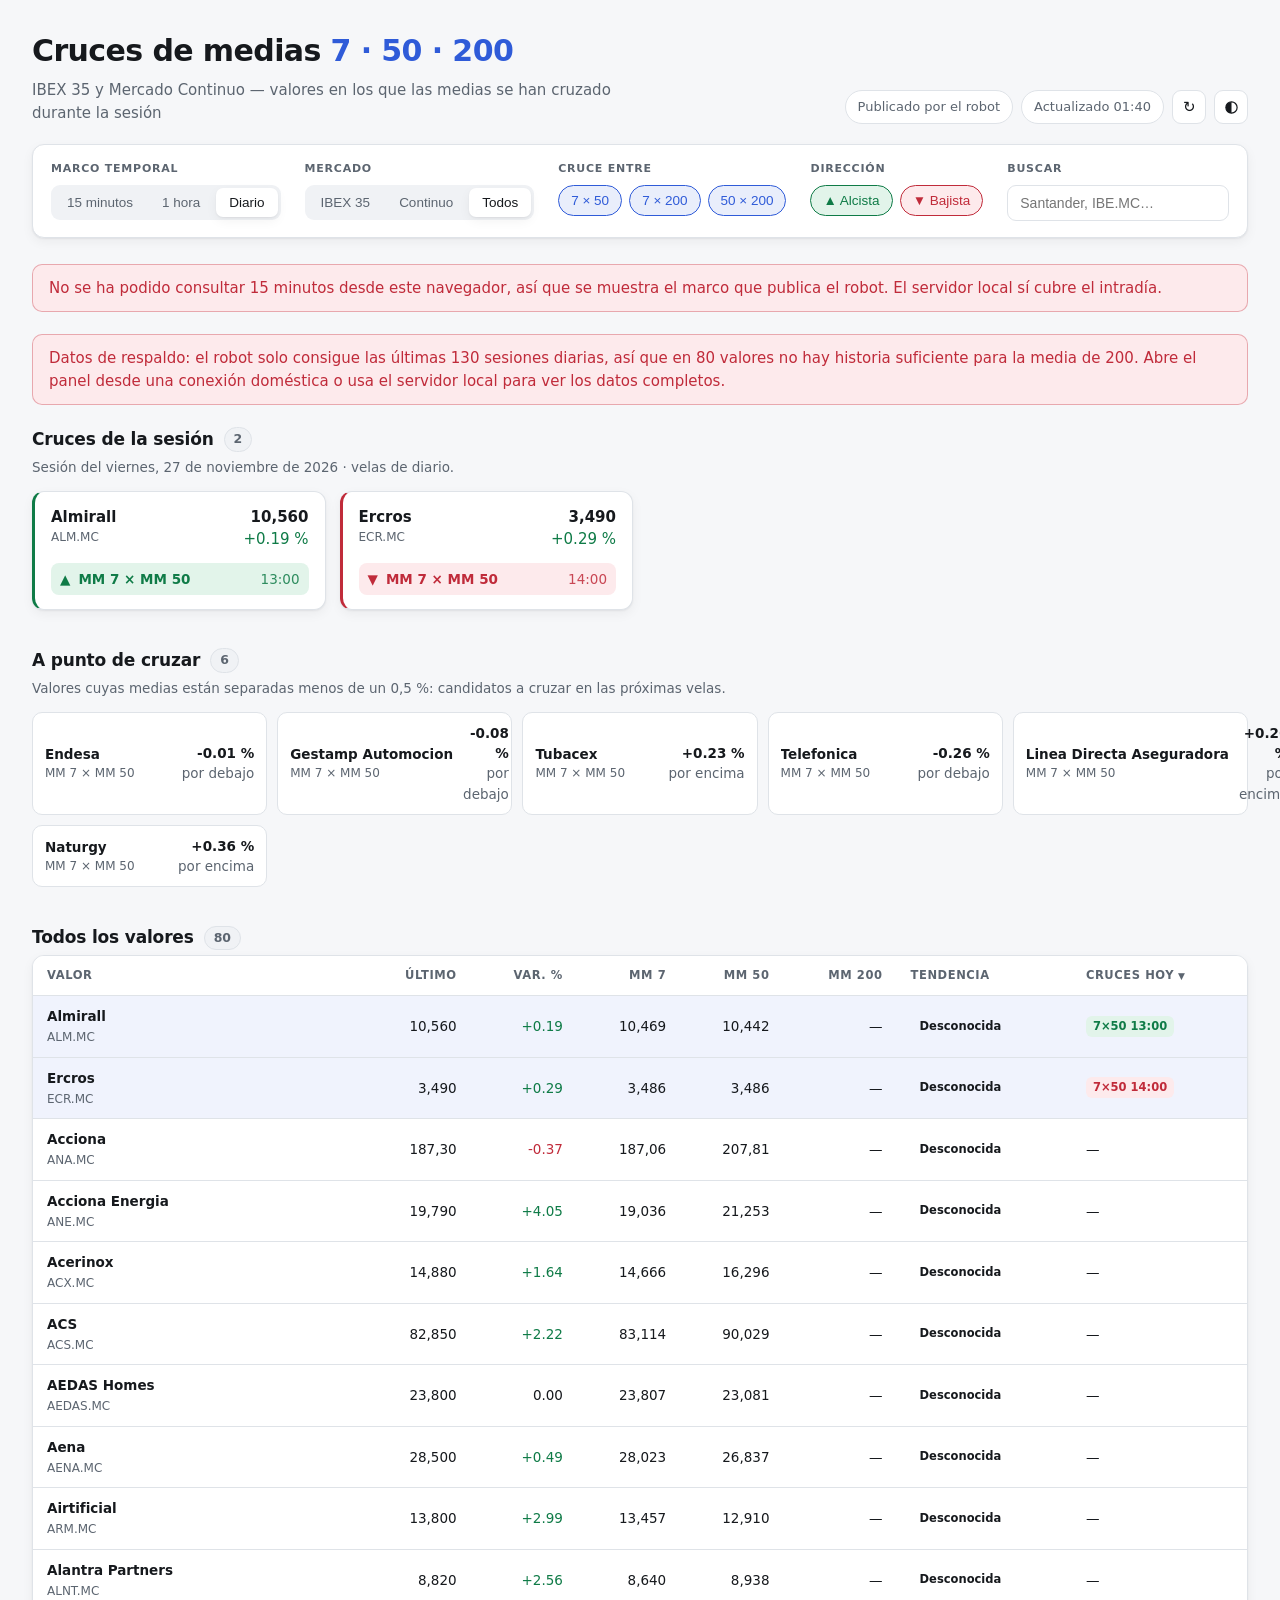
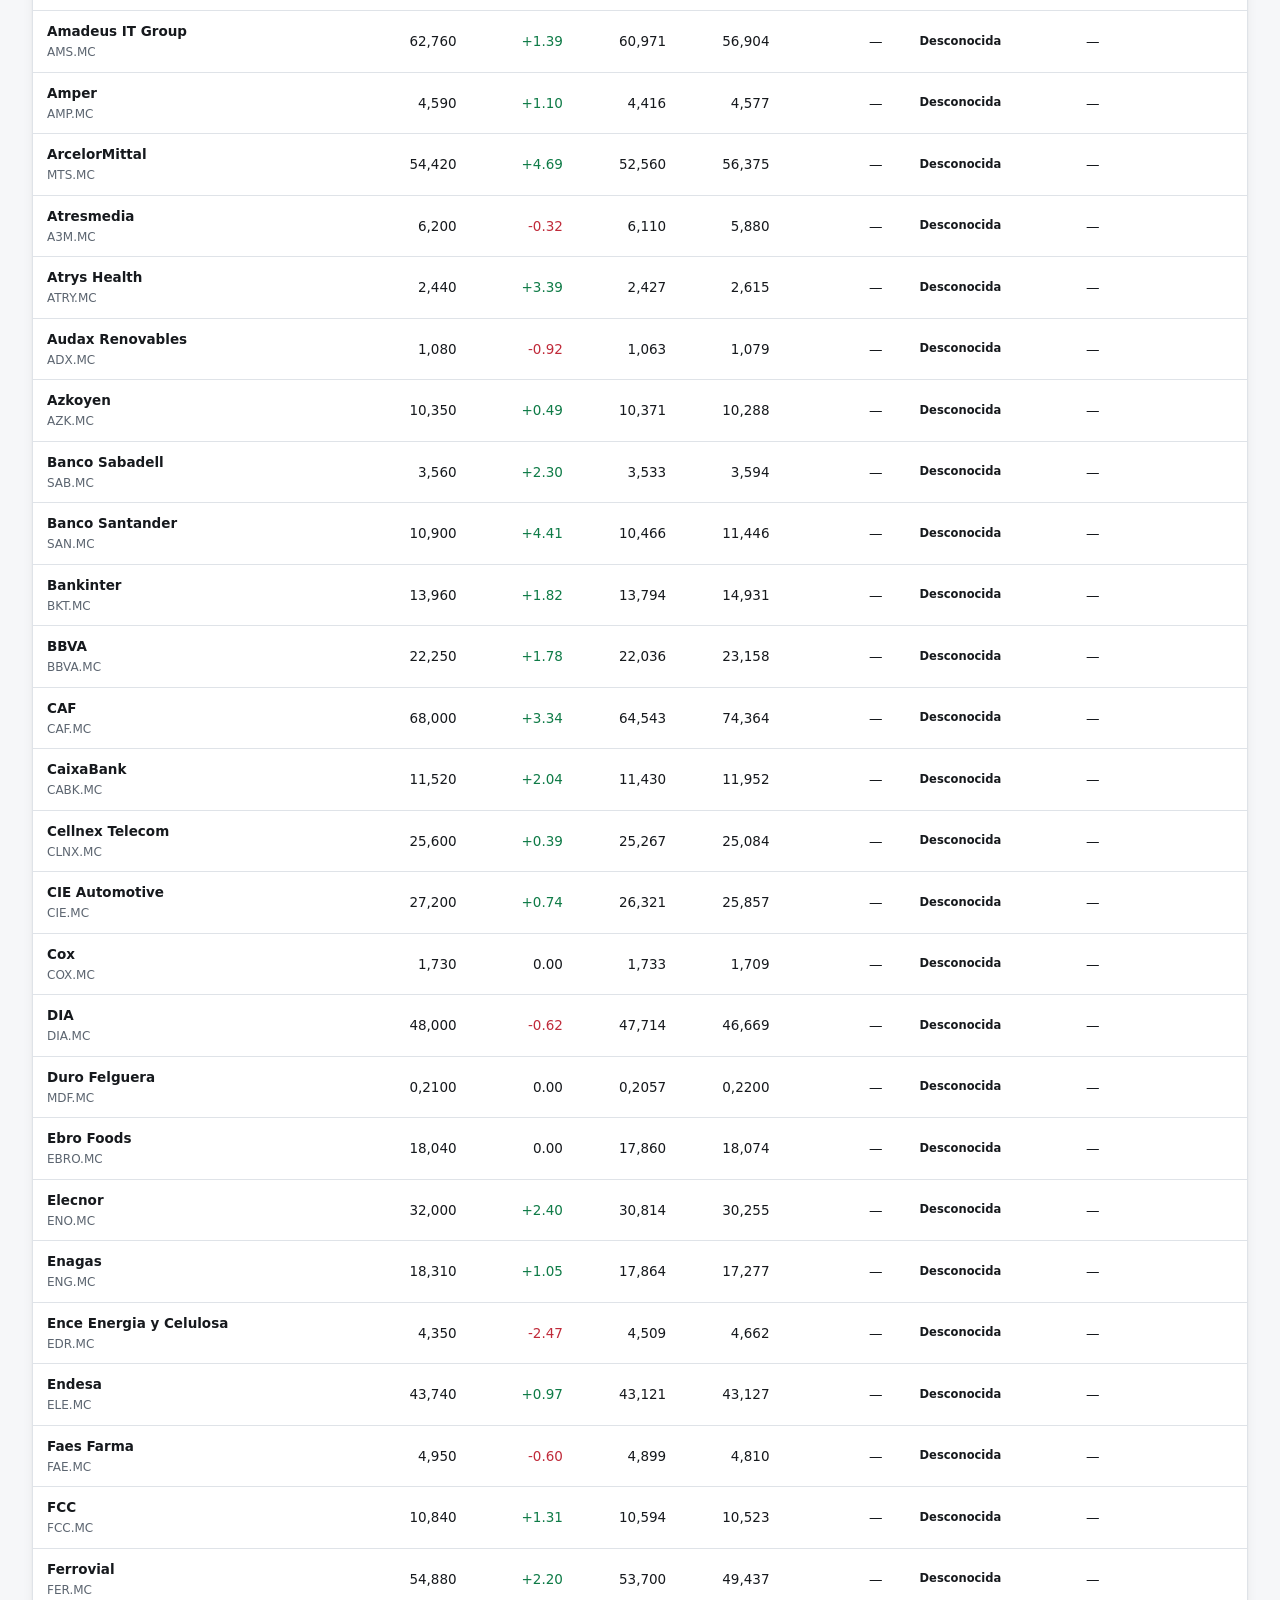
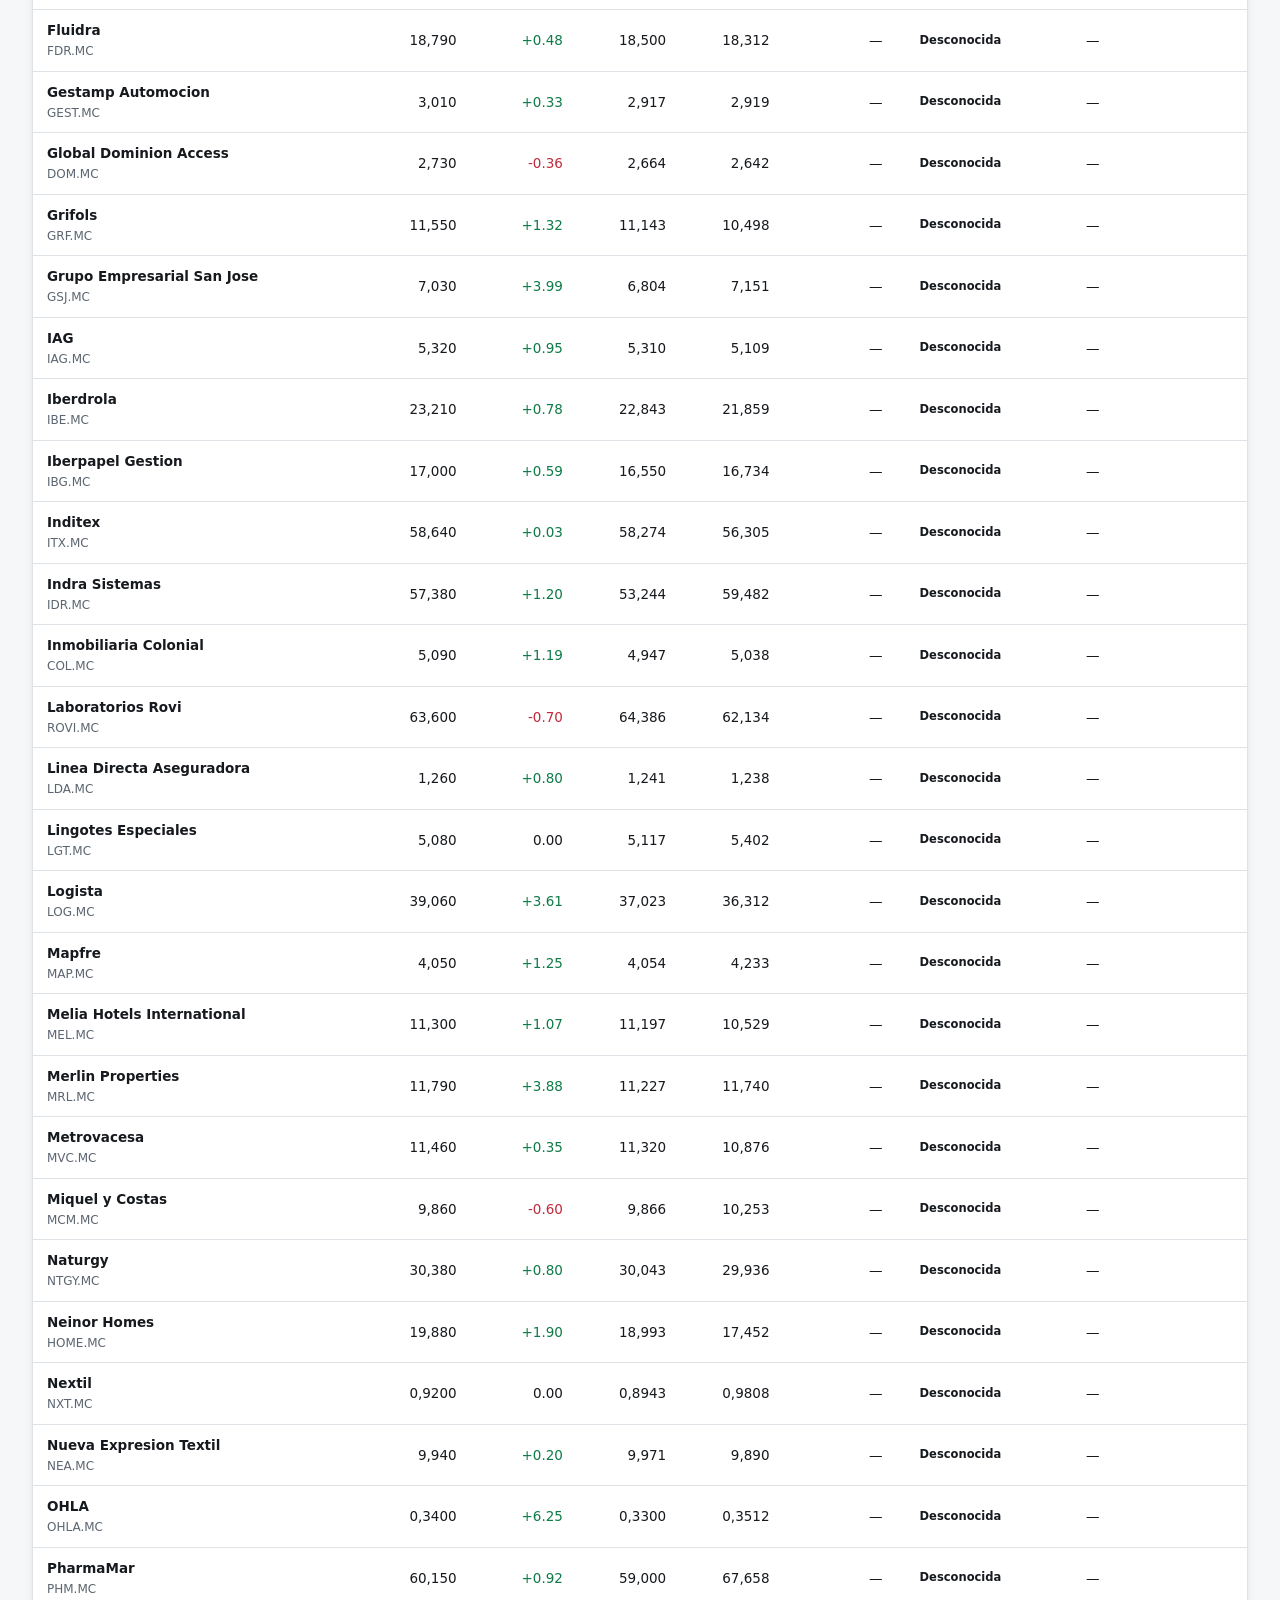
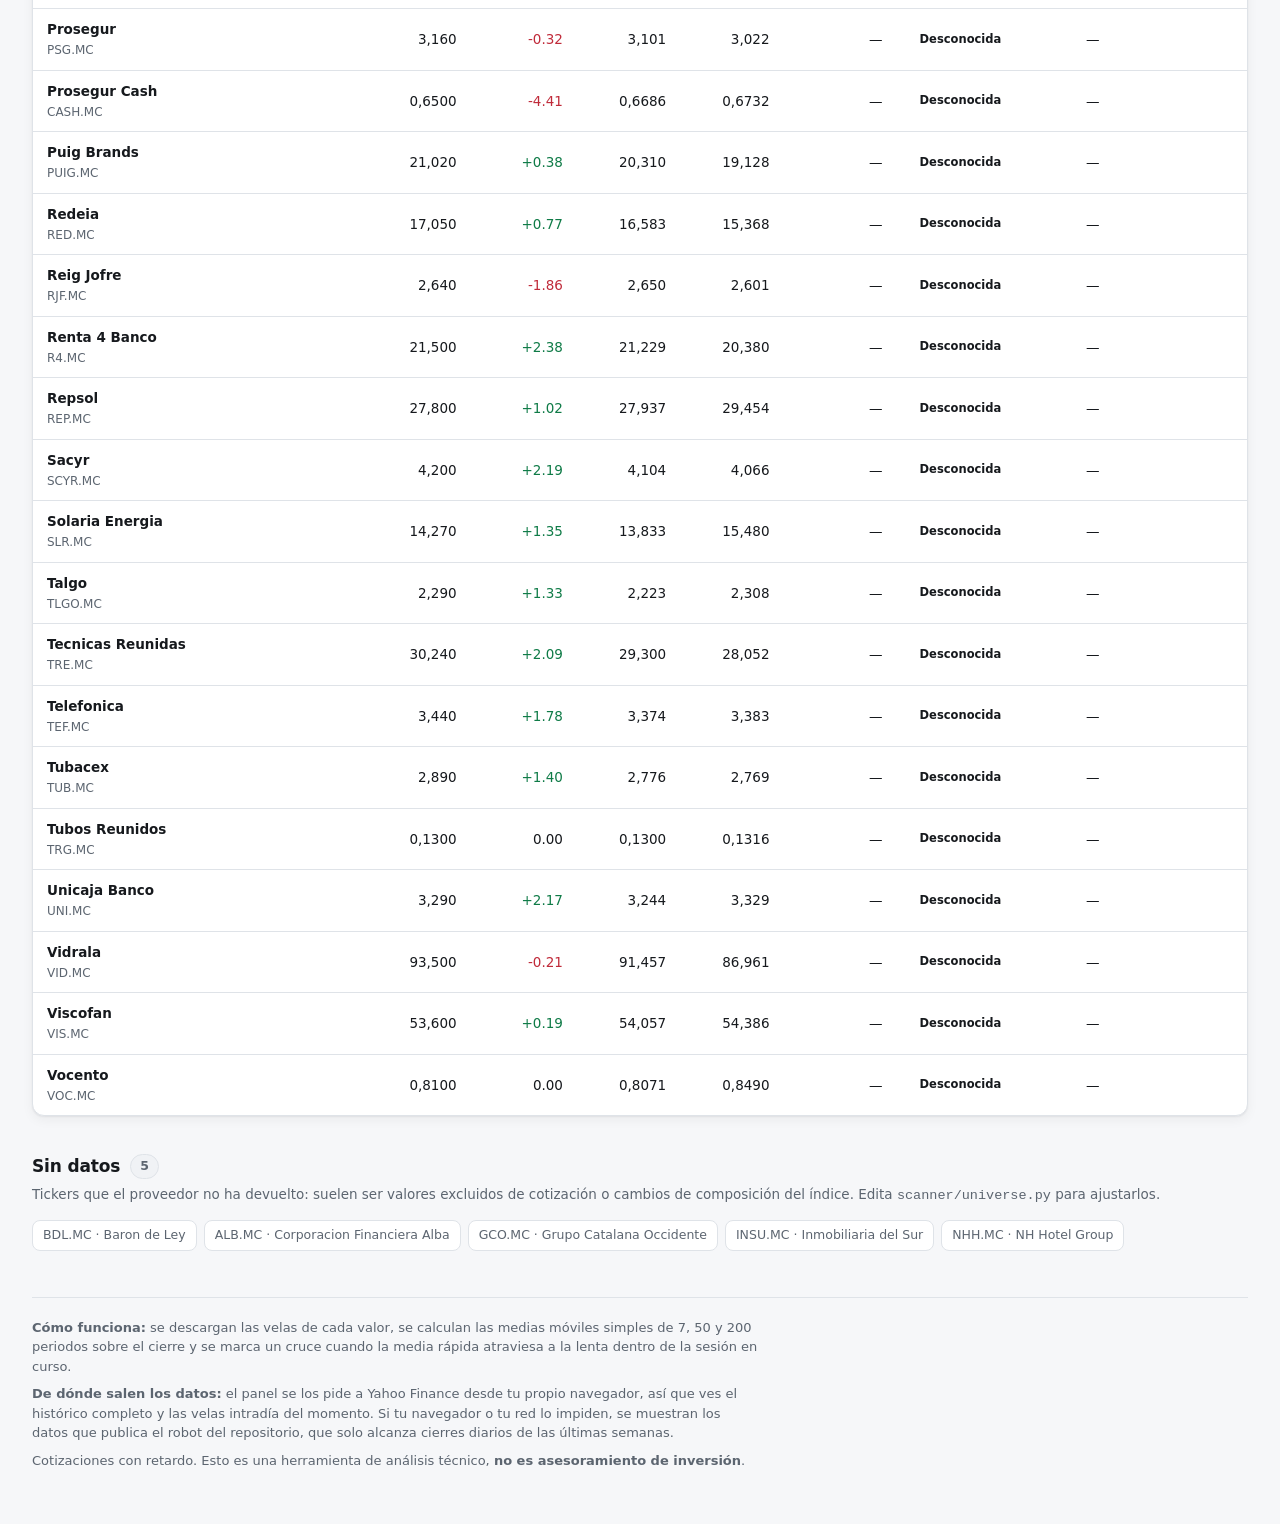
<file: index.html>
<!doctype html>
<html lang="es">
<head>
<meta charset="utf-8">
<meta name="viewport" content="width=device-width, initial-scale=1">
<title>Cruces de medias 7/50/200 · Bolsa española</title>
<!--
  El panel vive en docs/. Con GitHub Pages en modo "GitHub Actions" se publica
  esa carpeta como raíz del sitio y este fichero no llega a usarse; con el modo
  "Deploy from a branch" apuntando a la raíz, en cambio, GitHub serviría el
  README, así que esta redirección lleva al panel de todas formas.
-->
<meta http-equiv="refresh" content="0; url=docs/">
<link rel="canonical" href="docs/">
<style>
  body {
    margin: 0;
    min-height: 100vh;
    display: grid;
    place-items: center;
    background: #f6f7f9;
    color: #16191d;
    font: 16px/1.6 system-ui, -apple-system, "Segoe UI", Roboto, sans-serif;
    text-align: center;
    padding: 24px;
  }
  a { color: #2f5bd8; }
  @media (prefers-color-scheme: dark) {
    body { background: #0f1216; color: #e8ecf1; }
    a { color: #6f96ff; }
  }
</style>
</head>
<body>
  <div>
    <p>Abriendo el panel de cruces de medias…</p>
    <p><a href="docs/">Entrar al panel</a></p>
  </div>
  <script>location.replace("docs/");</script>
</body>
</html>
</file>
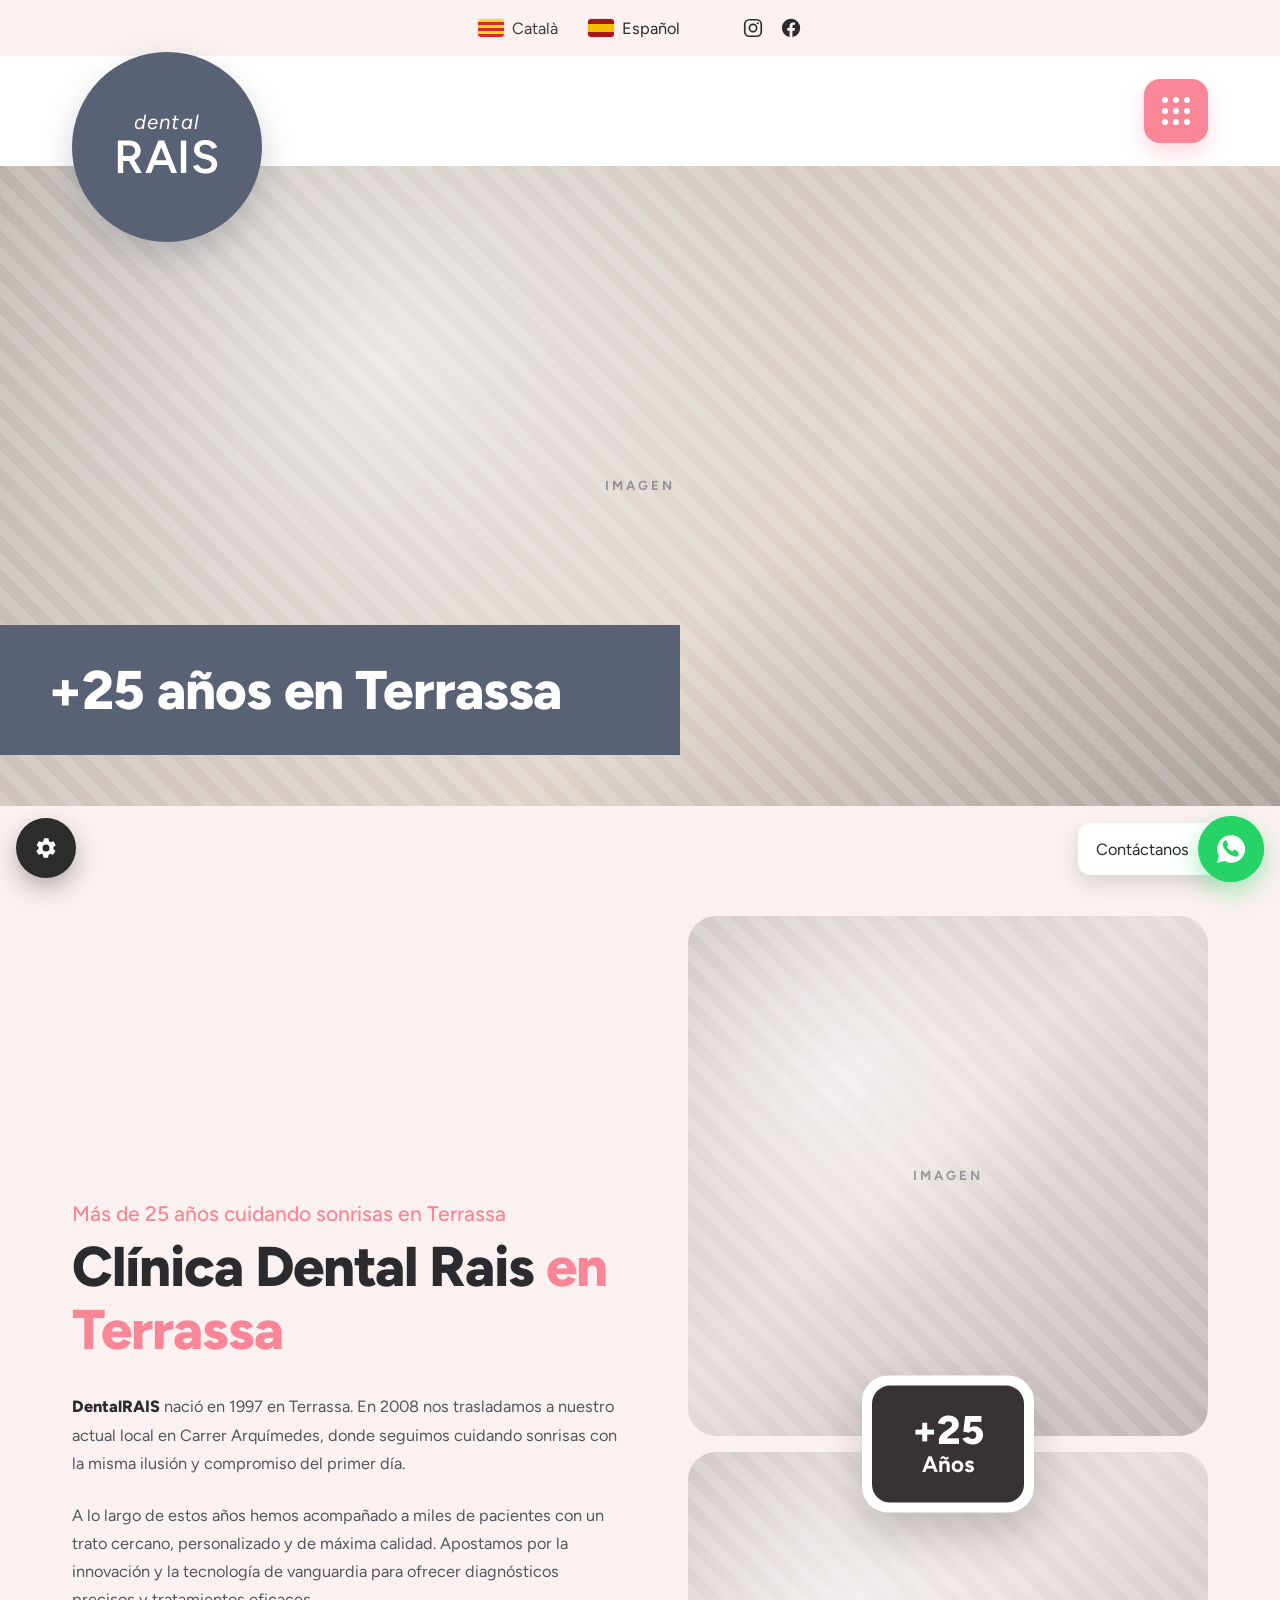
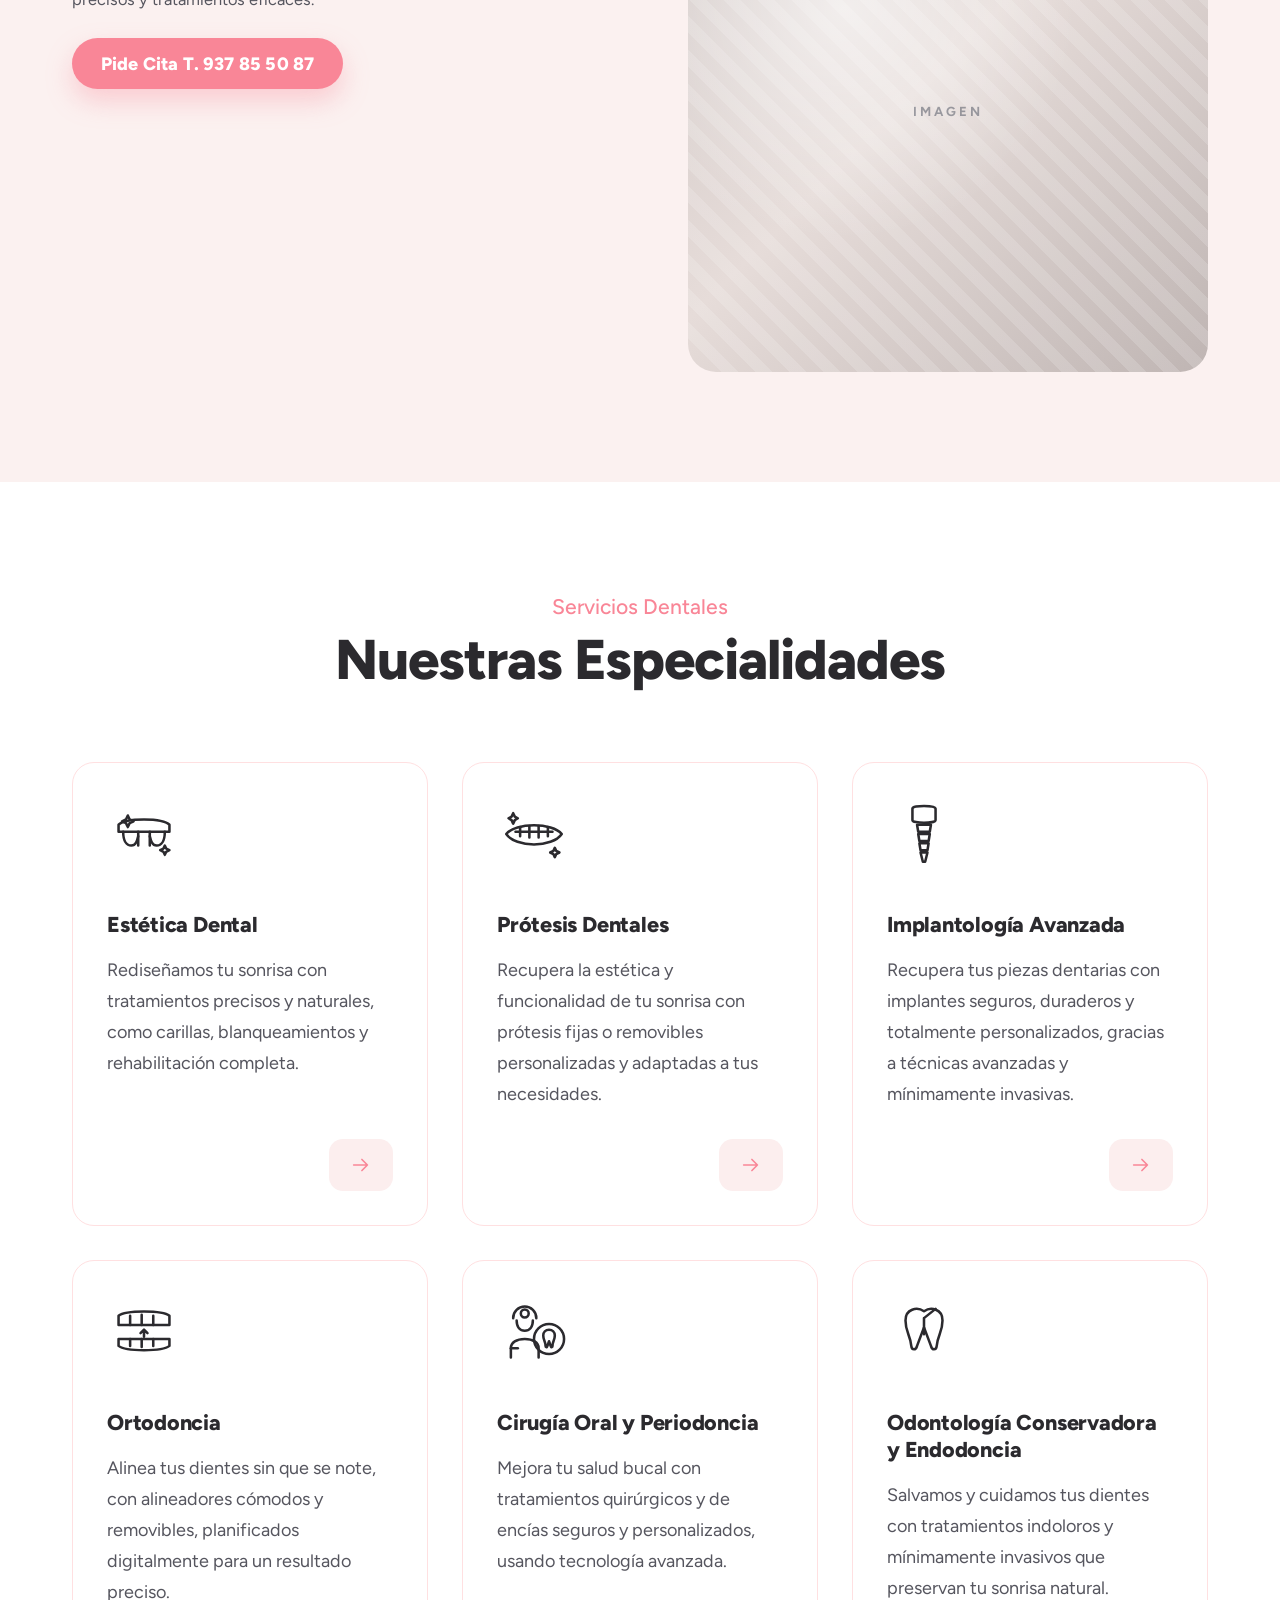
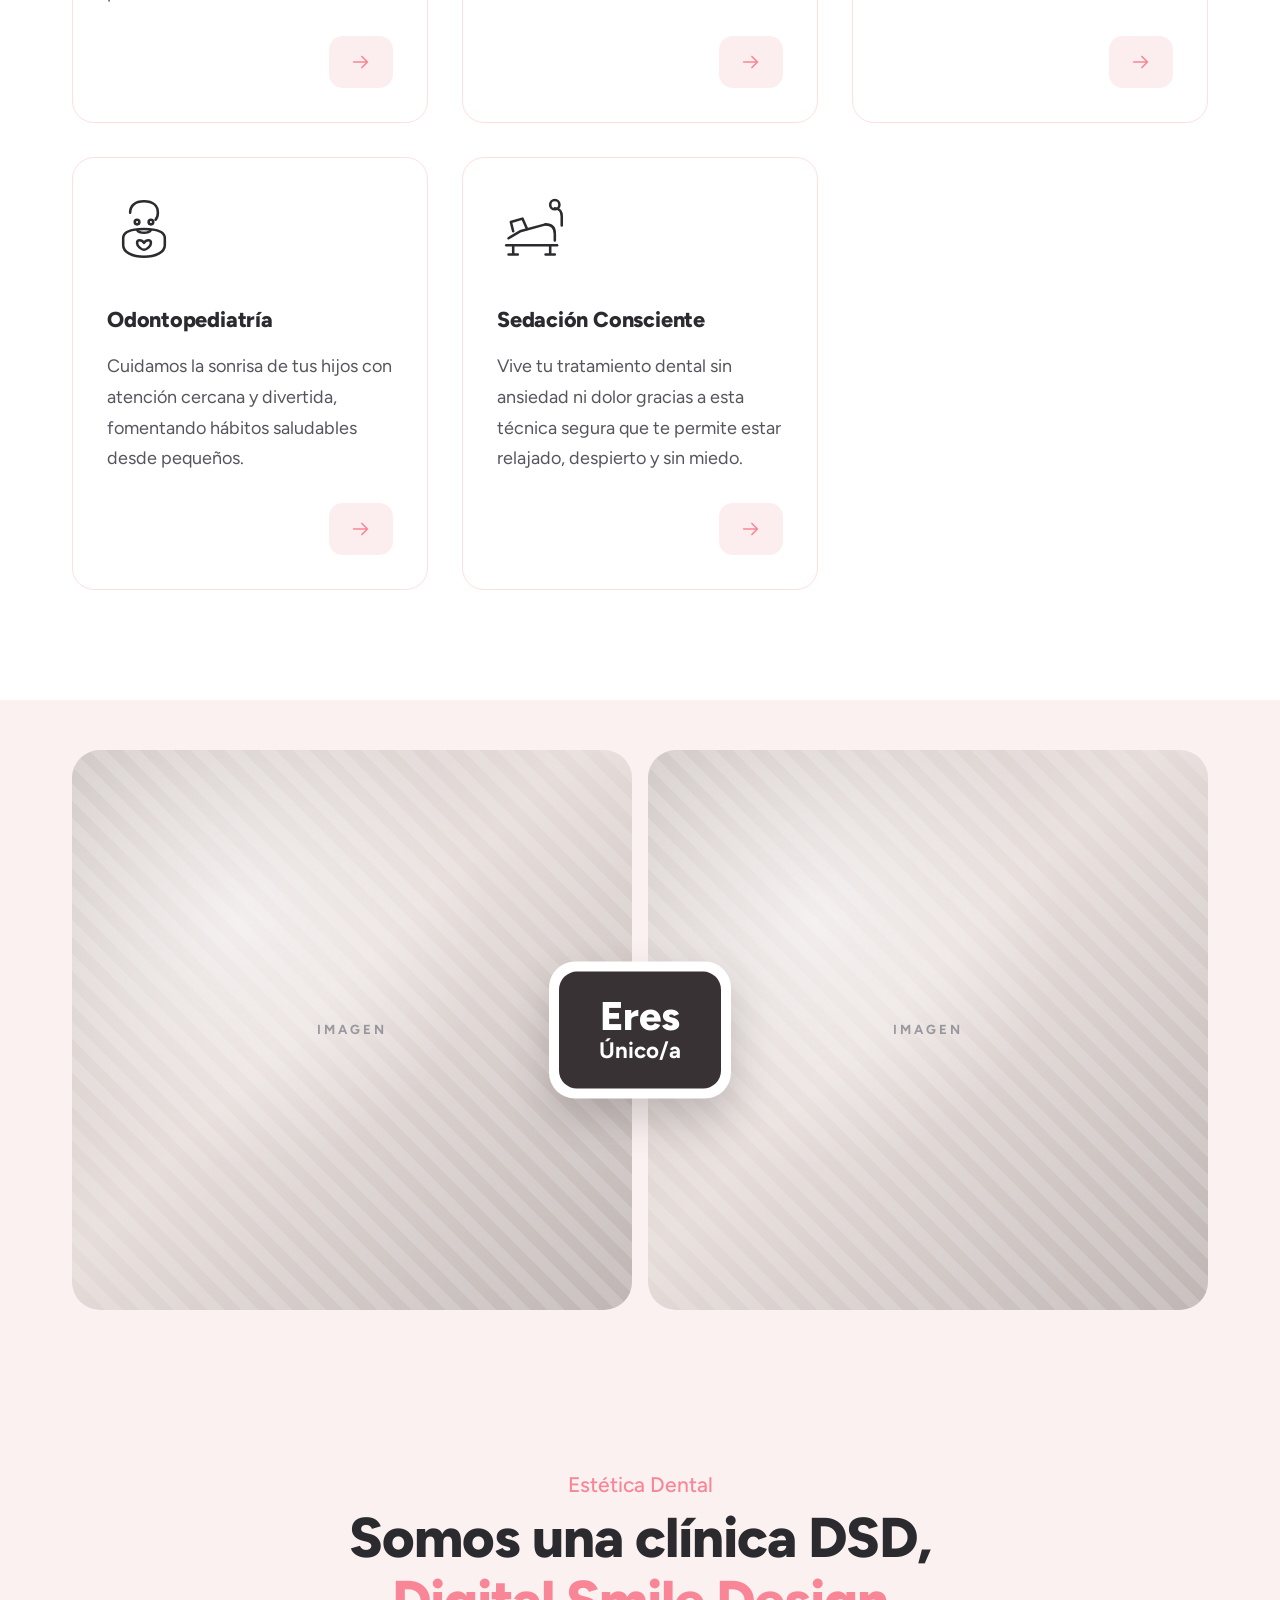
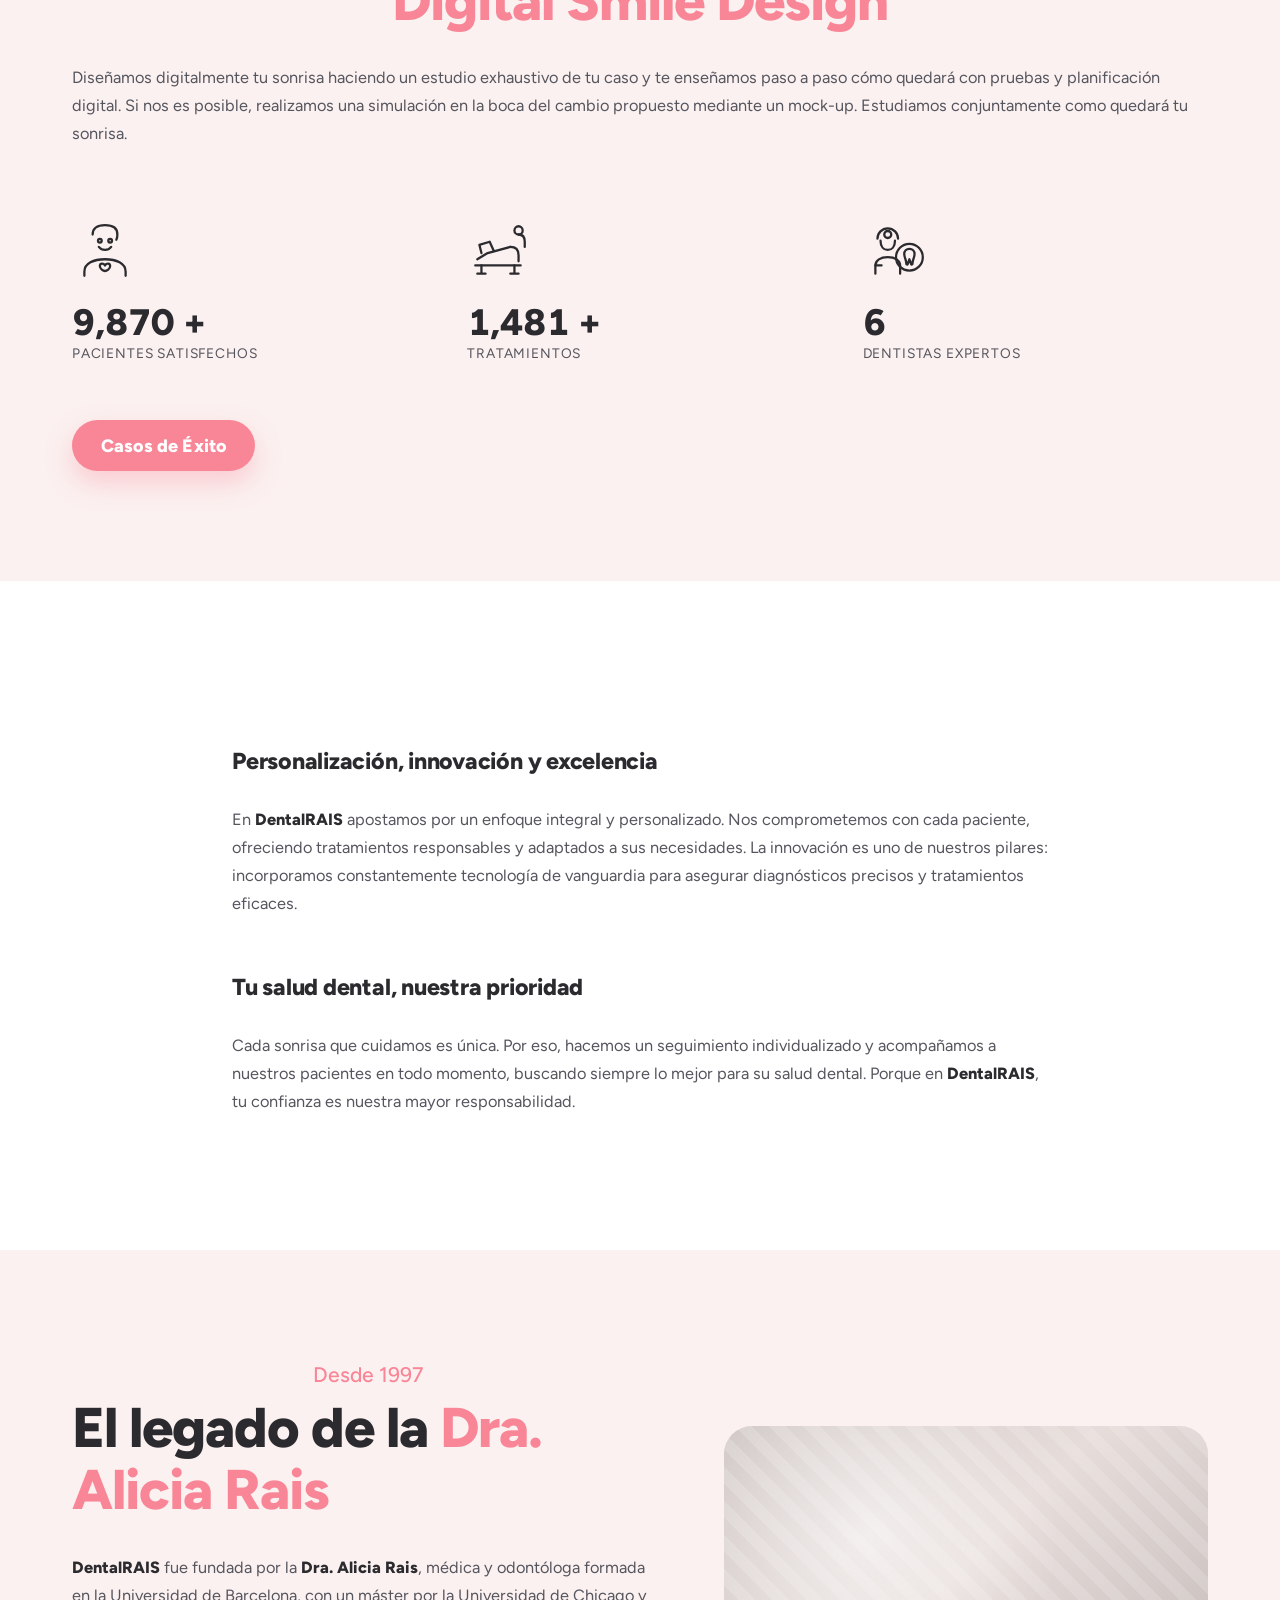
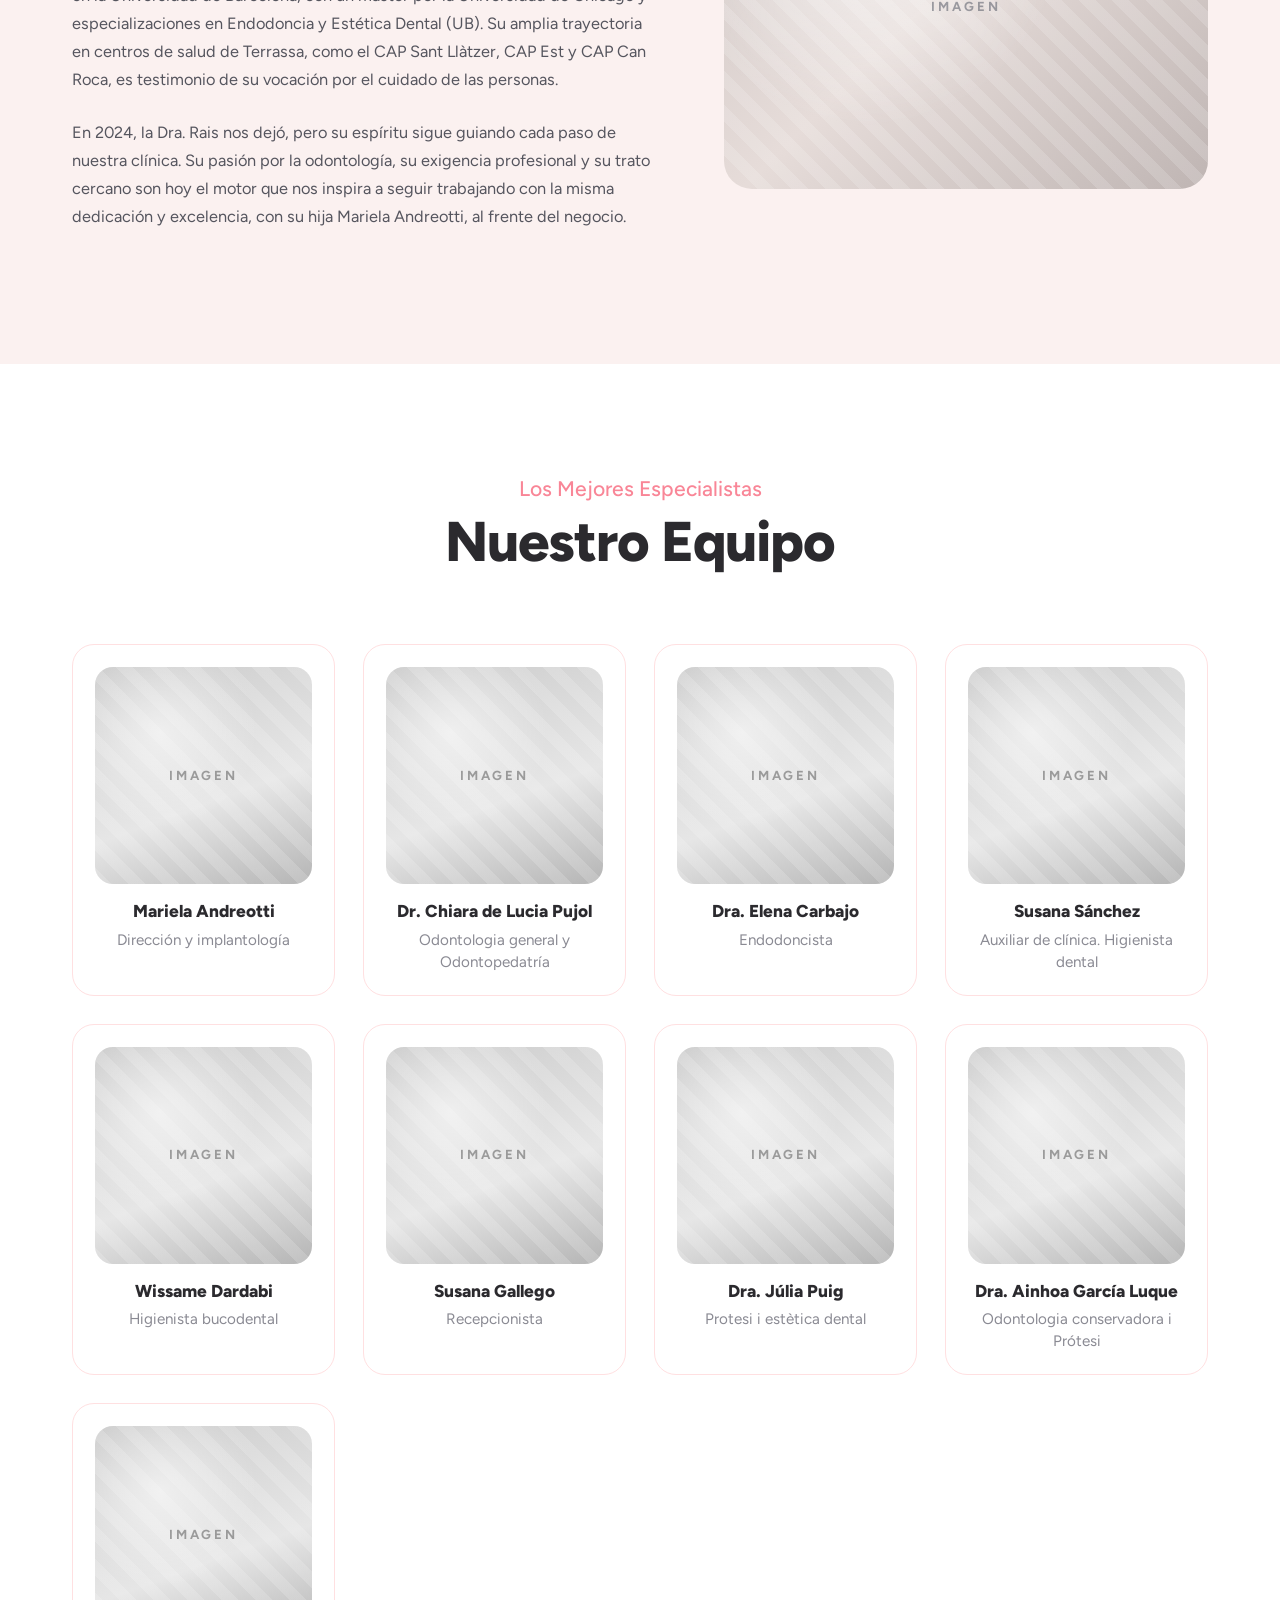
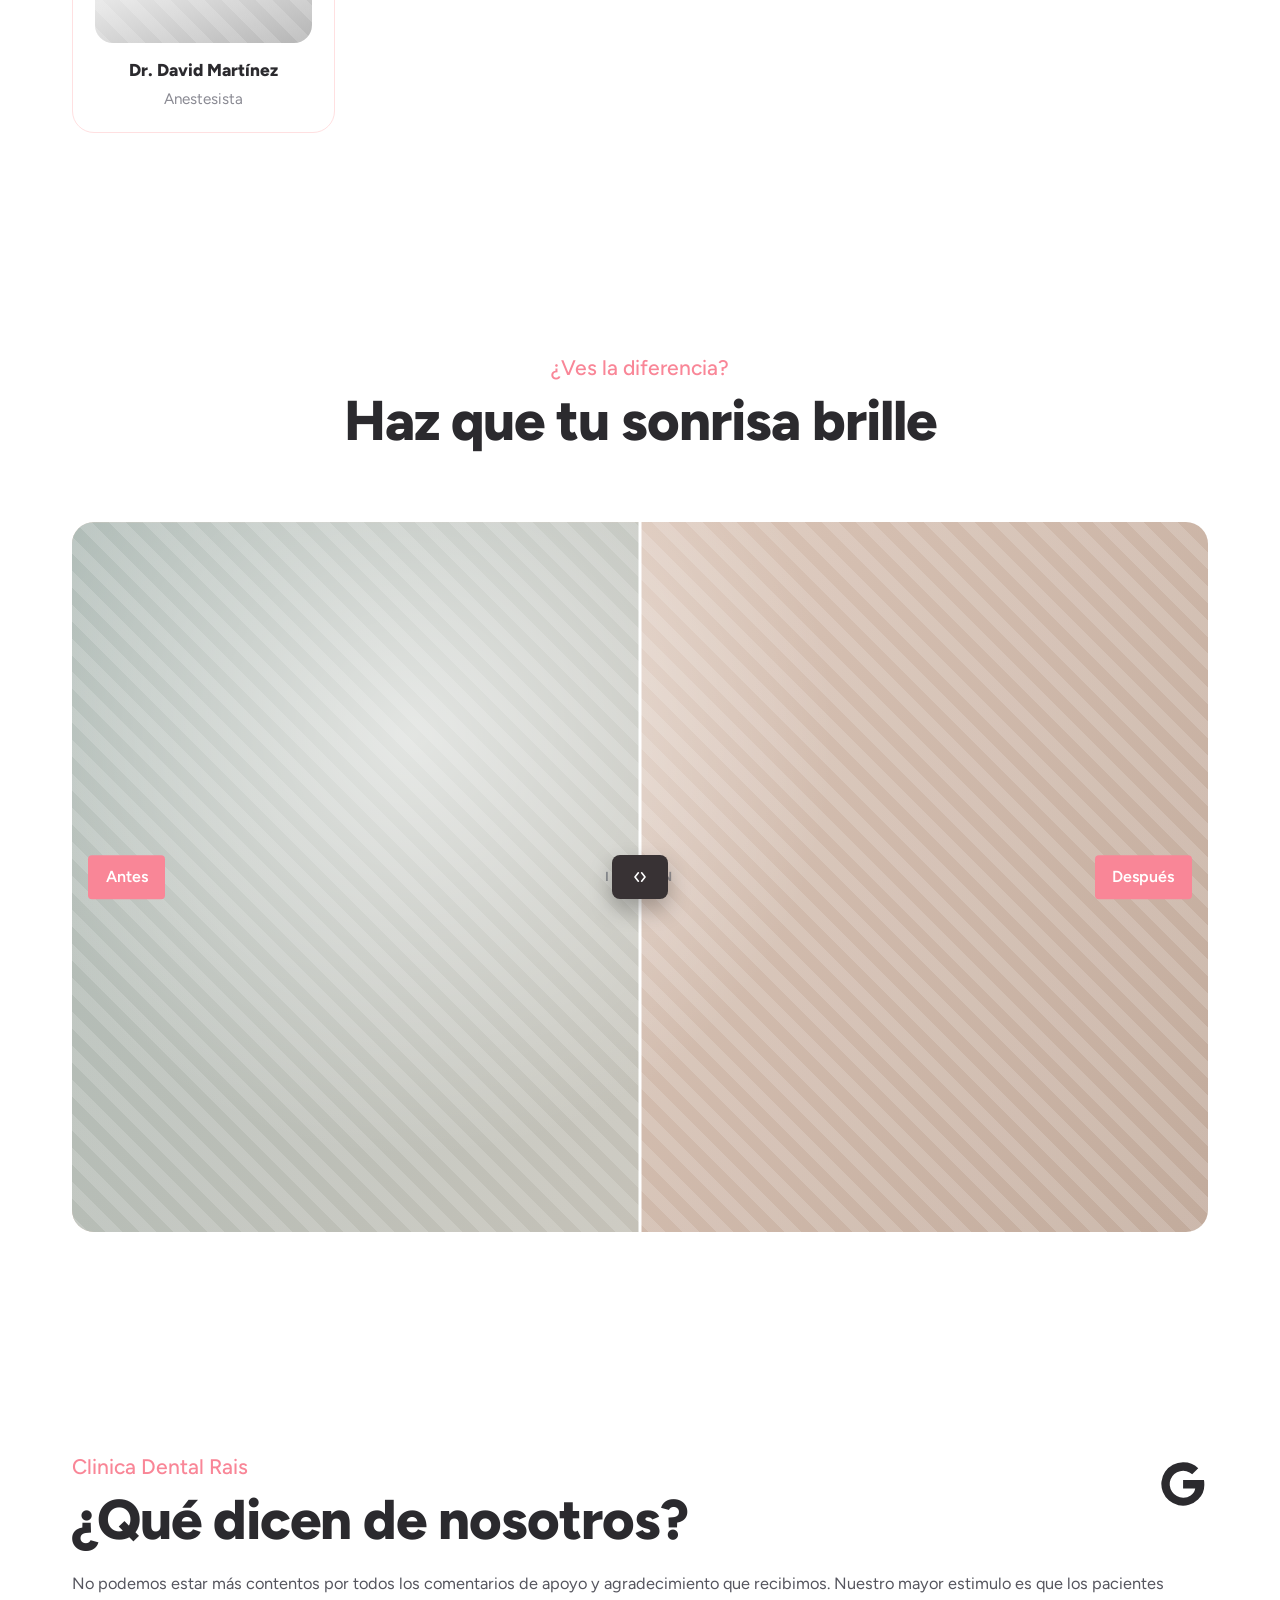
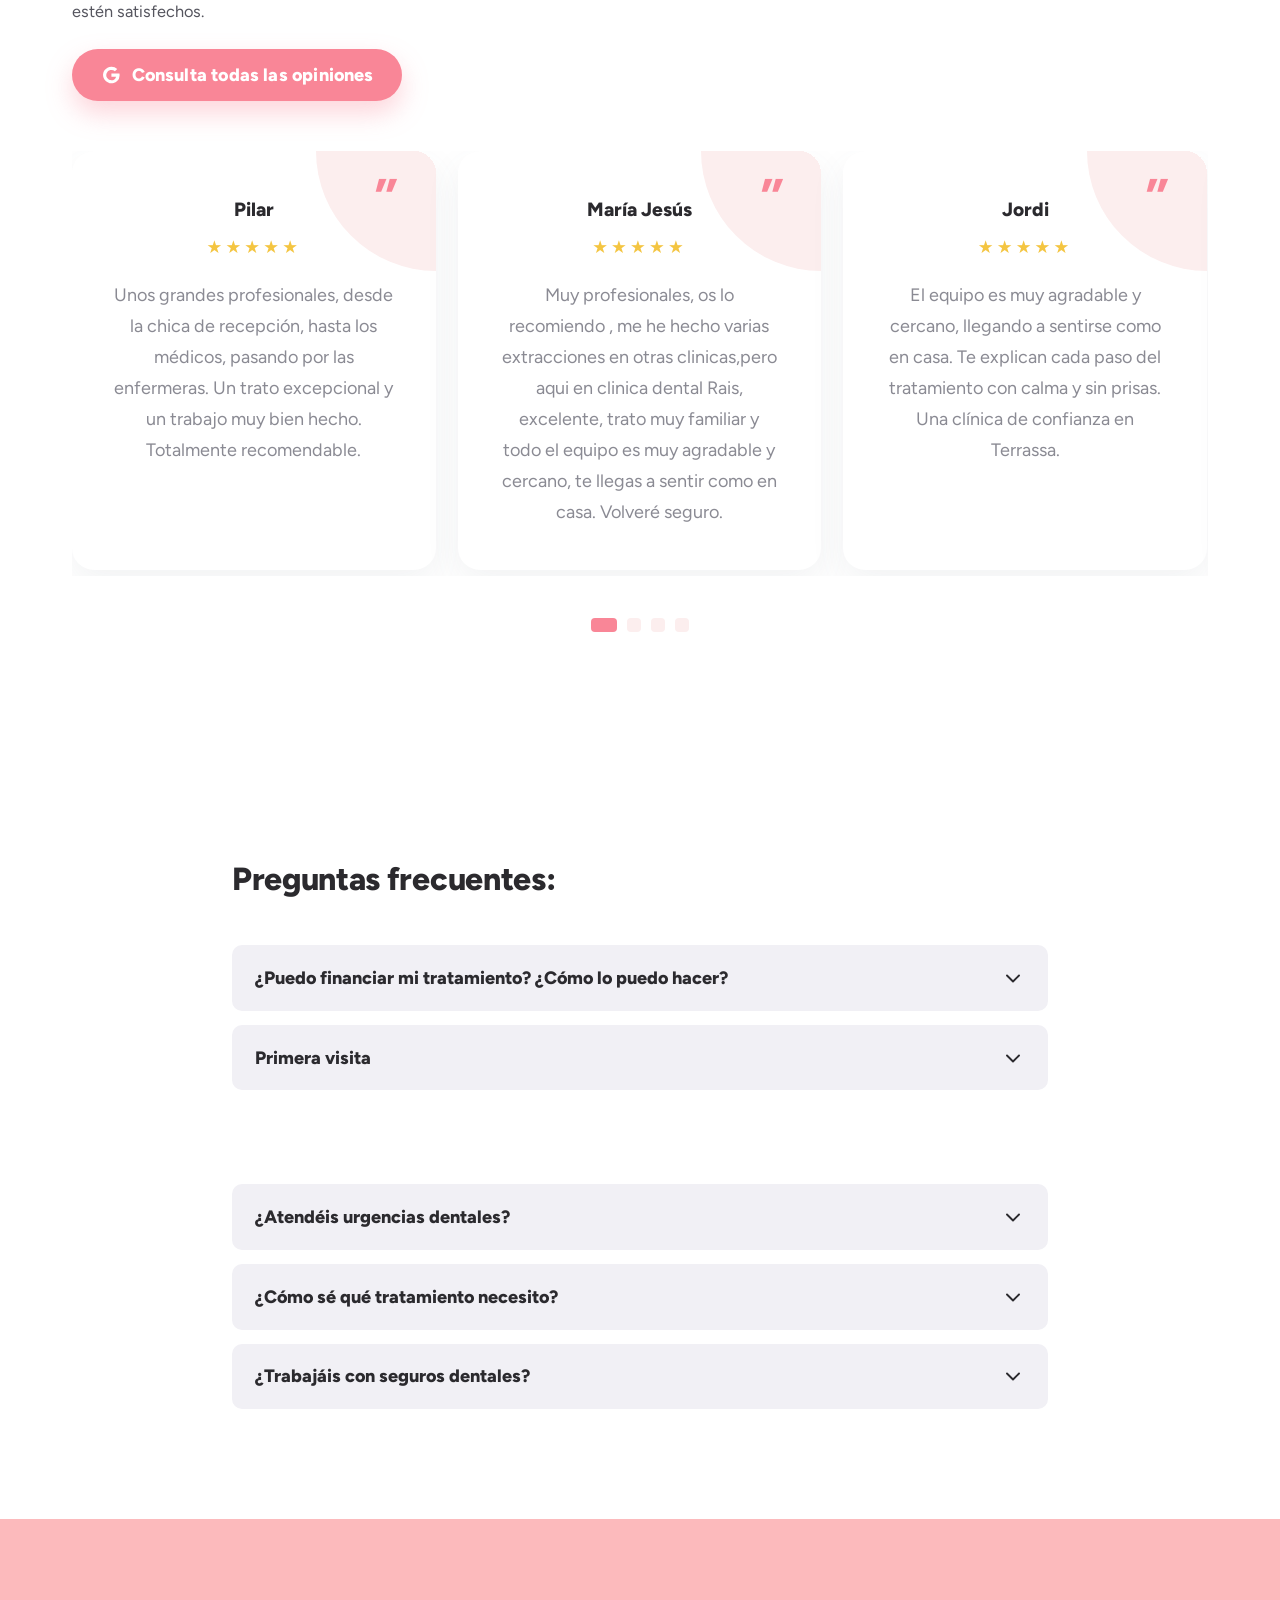
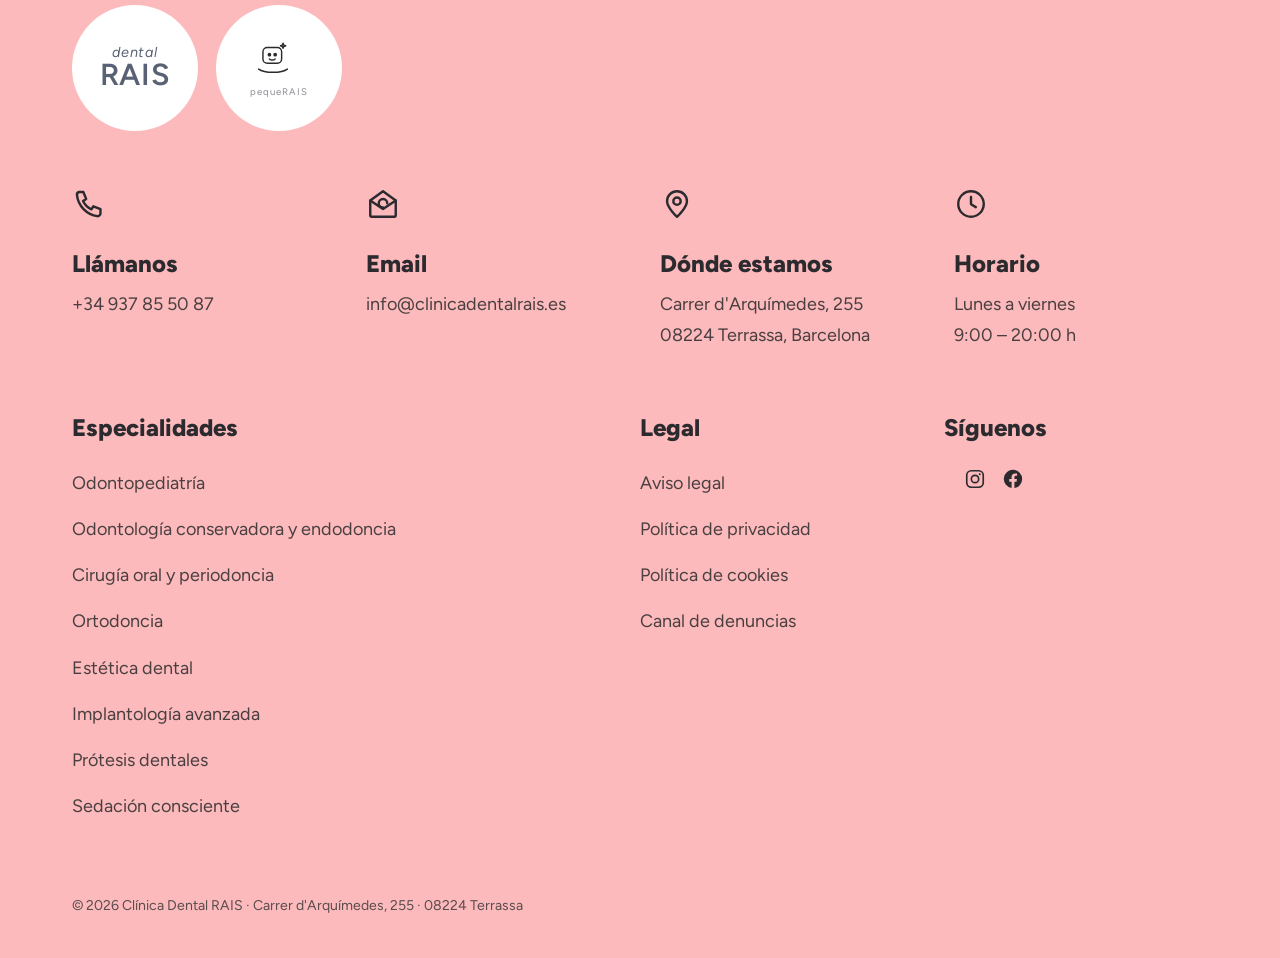
<file: clinica-dental-rais/index.html>
<!doctype html>
<html lang="es">
<head>
<meta charset="utf-8">
<meta name="viewport" content="width=device-width, initial-scale=1">
<title>Clínica Dental RAIS en Terrassa • Tu dentista de confianza</title>
<meta name="description" content="Clínica Dental RAIS en Terrassa. Más de 25 años cuidando sonrisas: estética dental, implantología, ortodoncia invisible, odontopediatría y sedación consciente.">
<link rel="preconnect" href="https://fonts.googleapis.com">
<link rel="preconnect" href="https://fonts.gstatic.com" crossorigin>
<link href="https://fonts.googleapis.com/css2?family=Figtree:ital,wght@0,300..900;1,300..900&display=swap" rel="stylesheet">
<link rel="stylesheet" href="assets/styles.css">
</head>
<body>

<!-- ============ BARRA SUPERIOR ============ -->
<div class="topbar">
  <div class="topbar__inner">
    <nav class="langs" aria-label="Idioma">
      <a class="lang" href="#" hreflang="ca"><span class="flag flag--ca" aria-hidden="true"></span>Català</a>
      <a class="lang is-active" href="#" hreflang="es"><span class="flag flag--es" aria-hidden="true"></span>Español</a>
    </nav>
    <div class="socials">
      <a href="#" aria-label="Instagram" class="social">
        <svg viewBox="0 0 24 24" width="22" height="22" fill="none" stroke="currentColor" stroke-width="1.8">
          <rect x="3" y="3" width="18" height="18" rx="5"/><circle cx="12" cy="12" r="4"/><circle cx="17.2" cy="6.8" r="1.1" fill="currentColor" stroke="none"/>
        </svg>
      </a>
      <a href="#" aria-label="Facebook" class="social">
        <svg viewBox="0 0 24 24" width="22" height="22" fill="currentColor">
          <path d="M22 12a10 10 0 1 0-11.56 9.88v-6.99H7.9V12h2.54V9.8c0-2.5 1.49-3.89 3.77-3.89 1.09 0 2.24.2 2.24.2v2.46h-1.26c-1.24 0-1.63.77-1.63 1.56V12h2.78l-.45 2.89h-2.33v6.99A10 10 0 0 0 22 12z"/>
        </svg>
      </a>
    </div>
  </div>
</div>

<!-- ============ CABECERA ============ -->
<header class="site-header" id="siteHeader">
  <div class="site-header__inner">
    <a class="logo" href="#top" aria-label="Clínica Dental RAIS, inicio">
      <span class="logo__dental">dental</span>
      <span class="logo__rais">RAIS</span>
    </a>
    <button class="menu-btn" id="menuBtn" aria-label="Abrir menú" aria-expanded="false" aria-controls="navOverlay">
      <span class="menu-btn__dots" aria-hidden="true">
        <i></i><i></i><i></i><i></i><i></i><i></i><i></i><i></i><i></i>
      </span>
    </button>
  </div>
</header>

<!-- ============ MENÚ ============ -->
<div class="nav-overlay" id="navOverlay" role="dialog" aria-modal="true" aria-label="Menú principal" hidden>
  <button class="nav-overlay__close" id="menuClose" aria-label="Cerrar menú">
    <svg viewBox="0 0 24 24" width="26" height="26" fill="none" stroke="currentColor" stroke-width="2" stroke-linecap="round"><path d="M5 5l14 14M19 5L5 19"/></svg>
  </button>
  <nav class="nav-overlay__nav">
    <a href="#top" data-i="1">Inicio</a>
    <a href="#clinica" data-i="2">La Clínica</a>
    <a href="#especialidades" data-i="3">Especialidades</a>
    <a href="#dsd" data-i="4">Digital Smile Design</a>
    <a href="#equipo" data-i="5">Nuestro Equipo</a>
    <a href="#casos" data-i="6">Casos de Éxito</a>
    <a href="#opiniones" data-i="7">Opiniones</a>
    <a href="#faq" data-i="8">Preguntas frecuentes</a>
  </nav>
  <a class="btn btn--pink nav-overlay__cta" href="tel:+34937855087" data-i="9">Pide Cita T. 937 85 50 87</a>
</div>

<main id="top">

<!-- ============ HERO SLIDER ============ -->
<section class="hero" aria-label="Clínica Dental RAIS">
  <div class="hero__slides" id="heroSlides">
    <figure class="hero__slide is-active ph ph--clinic" data-caption="+25 años en Terrassa"><figcaption class="sr-only">Fachada de la clínica en Carrer d'Arquímedes, Terrassa</figcaption></figure>
    <figure class="hero__slide ph ph--smile" data-caption="Especialistas en ortodoncia invisible"><figcaption class="sr-only">Paciente sonriendo</figcaption></figure>
    <figure class="hero__slide ph ph--team" data-caption="Implantología mínimamente invasiva"><figcaption class="sr-only">Equipo de la clínica atendiendo</figcaption></figure>
  </div>
  <div class="hero__caption" id="heroCaption"><h1>+25 años en Terrassa</h1></div>
</section>

<!-- ============ LA CLÍNICA ============ -->
<section class="section section--cream" id="clinica">
  <div class="container about">
    <div class="about__text">
      <p class="eyebrow reveal">Más de 25 años cuidando sonrisas en Terrassa</p>
      <h2 class="display reveal">Clínica Dental Rais <span class="pink">en Terrassa</span></h2>
      <p class="lead reveal"><strong>DentalRAIS</strong> nació en 1997 en Terrassa. En 2008 nos trasladamos a nuestro actual local en Carrer Arquímedes, donde seguimos cuidando sonrisas con la misma ilusión y compromiso del primer día.</p>
      <p class="lead reveal">A lo largo de estos años hemos acompañado a miles de pacientes con un trato cercano, personalizado y de máxima calidad. Apostamos por la innovación y la tecnología de vanguardia para ofrecer diagnósticos precisos y tratamientos eficaces.</p>
      <a class="btn btn--pink reveal" href="tel:+34937855087">Pide Cita T. 937 85 50 87</a>
    </div>
    <div class="duo reveal">
      <div class="duo__img ph ph--box1" role="img" aria-label="Gabinete dental de la clínica"></div>
      <div class="duo__badge"><span class="duo__badge-inner"><b>+25</b><i>Años</i></span></div>
      <div class="duo__img ph ph--box2" role="img" aria-label="Primera visita en la clínica"></div>
    </div>
  </div>
</section>

<!-- ============ ESPECIALIDADES ============ -->
<section class="section section--white" id="especialidades">
  <div class="container">
    <header class="section-head">
      <p class="eyebrow reveal">Servicios Dentales</p>
      <h2 class="display display--center reveal">Nuestras Especialidades</h2>
    </header>

    <div class="cards">
      <article class="card reveal">
        <span class="card__icon" aria-hidden="true">
          <svg viewBox="0 0 64 64" fill="none" stroke="currentColor" stroke-width="2.2" stroke-linecap="round" stroke-linejoin="round">
            <path d="M10 24c6-6 38-6 44 0v6H10z"/><path d="M14 30c0 8 3 12 7 12s5-4 6-8M50 30c0 8-3 12-7 12s-5-4-6-8"/><path d="M27 30v12M37 30v12"/>
            <path d="M18 16l1.6 3.4L23 21l-3.4 1.6L18 26l-1.6-3.4L13 21l3.4-1.6z"/><path d="M50 42l1.2 2.6L54 46l-2.8 1.4L50 50l-1.2-2.6L46 46l2.8-1.4z"/>
          </svg>
        </span>
        <h3>Estética Dental</h3>
        <p>Rediseñamos tu sonrisa con tratamientos precisos y naturales, como carillas, blanqueamientos y rehabilitación completa.</p>
        <span class="card__arrow" aria-hidden="true"><svg viewBox="0 0 24 24" fill="none" stroke="currentColor" stroke-width="1.8" stroke-linecap="round" stroke-linejoin="round"><path d="M4 12h15M13 6l6 6-6 6"/></svg></span>
        <a class="card__link" href="#contacto"><span class="sr-only">Más sobre Estética Dental</span></a>
      </article>

      <article class="card reveal">
        <span class="card__icon" aria-hidden="true">
          <svg viewBox="0 0 64 64" fill="none" stroke="currentColor" stroke-width="2.2" stroke-linecap="round" stroke-linejoin="round">
            <path d="M8 32c8-10 40-10 48 0-8 12-40 12-48 0z"/><path d="M16 30h32M20 26v8M28 25v10M36 25v10M44 26v8"/>
            <path d="M14 14l1.4 3L18 18.4 15.4 20 14 23l-1.4-3L10 18.4 12.6 17z"/><path d="M50 44l1.2 2.6L54 48l-2.8 1.4L50 52l-1.2-2.6L46 48l2.8-1.4z"/>
          </svg>
        </span>
        <h3>Prótesis Dentales</h3>
        <p>Recupera la estética y funcionalidad de tu sonrisa con prótesis fijas o removibles personalizadas y adaptadas a tus necesidades.</p>
        <span class="card__arrow" aria-hidden="true"><svg viewBox="0 0 24 24" fill="none" stroke="currentColor" stroke-width="1.8" stroke-linecap="round" stroke-linejoin="round"><path d="M4 12h15M13 6l6 6-6 6"/></svg></span>
        <a class="card__link" href="#contacto"><span class="sr-only">Más sobre Prótesis Dentales</span></a>
      </article>

      <article class="card reveal">
        <span class="card__icon" aria-hidden="true">
          <svg viewBox="0 0 64 64" fill="none" stroke="currentColor" stroke-width="2.2" stroke-linecap="round" stroke-linejoin="round">
            <path d="M22 10c0-3 20-3 20 0v10c0 3-20 3-20 0z"/><path d="M26 24h12l-1 6H27zM27 32h10l-1 6H28zM28 40h8l-1 6h-6zM29 48h6l-2 8h-2z"/>
          </svg>
        </span>
        <h3>Implantología Avanzada</h3>
        <p>Recupera tus piezas dentarias con implantes seguros, duraderos y totalmente personalizados, gracias a técnicas avanzadas y mínimamente invasivas.</p>
        <span class="card__arrow" aria-hidden="true"><svg viewBox="0 0 24 24" fill="none" stroke="currentColor" stroke-width="1.8" stroke-linecap="round" stroke-linejoin="round"><path d="M4 12h15M13 6l6 6-6 6"/></svg></span>
        <a class="card__link" href="#contacto"><span class="sr-only">Más sobre Implantología Avanzada</span></a>
      </article>

      <article class="card reveal">
        <span class="card__icon" aria-hidden="true">
          <svg viewBox="0 0 64 64" fill="none" stroke="currentColor" stroke-width="2.2" stroke-linecap="round" stroke-linejoin="round">
            <path d="M10 18c6-5 38-5 44 0v8H10z"/><path d="M20 18v8M30 17v9M40 18v8"/>
            <path d="M10 44c6 5 38 5 44 0v-6H10z"/><path d="M20 38v6M30 38v7M40 38v6"/>
            <path d="M32 36V30M32 30l-3 3M32 30l3 3"/>
          </svg>
        </span>
        <h3>Ortodoncia</h3>
        <p>Alinea tus dientes sin que se note, con alineadores cómodos y removibles, planificados digitalmente para un resultado preciso.</p>
        <span class="card__arrow" aria-hidden="true"><svg viewBox="0 0 24 24" fill="none" stroke="currentColor" stroke-width="1.8" stroke-linecap="round" stroke-linejoin="round"><path d="M4 12h15M13 6l6 6-6 6"/></svg></span>
        <a class="card__link" href="#contacto"><span class="sr-only">Más sobre Ortodoncia</span></a>
      </article>

      <article class="card reveal">
        <span class="card__icon" aria-hidden="true">
          <svg viewBox="0 0 64 64" fill="none" stroke="currentColor" stroke-width="2.2" stroke-linecap="round" stroke-linejoin="round">
            <path d="M14 20a10 10 0 0 1 20 0"/><circle cx="24" cy="16" r="3.4"/><path d="M17 22c0 6 3 9 7 9s7-3 7-9"/>
            <path d="M12 54v-8c0-5 5-8 12-8s12 3 12 8v8"/><path d="M12 46h6"/>
            <circle cx="45" cy="38" r="13"/><path d="M45 30c-3 0-5 2-5 5 0 4 2 5 2 9 0 1 1 2 1.6 0l1.4-4 1.4 4c.6 2 1.6 1 1.6 0 0-4 2-5 2-9 0-3-2-5-5-5z"/>
          </svg>
        </span>
        <h3>Cirugía Oral y Periodoncia</h3>
        <p>Mejora tu salud bucal con tratamientos quirúrgicos y de encías seguros y personalizados, usando tecnología avanzada.</p>
        <span class="card__arrow" aria-hidden="true"><svg viewBox="0 0 24 24" fill="none" stroke="currentColor" stroke-width="1.8" stroke-linecap="round" stroke-linejoin="round"><path d="M4 12h15M13 6l6 6-6 6"/></svg></span>
        <a class="card__link" href="#contacto"><span class="sr-only">Más sobre Cirugía Oral y Periodoncia</span></a>
      </article>

      <article class="card reveal">
        <span class="card__icon" aria-hidden="true">
          <svg viewBox="0 0 64 64" fill="none" stroke="currentColor" stroke-width="2.2" stroke-linecap="round" stroke-linejoin="round">
            <path d="M32 14c-6-4-16-2-16 8 0 10 4 12 5 22 .4 4 4 4 5 0l6-16 6 16c1 4 4.6 4 5 0 1-10 5-12 5-22 0-10-10-12-16-8z"/>
            <path d="M32 34V20M32 20l10-8"/>
          </svg>
        </span>
        <h3>Odontología Conservadora y Endodoncia</h3>
        <p>Salvamos y cuidamos tus dientes con tratamientos indoloros y mínimamente invasivos que preservan tu sonrisa natural.</p>
        <span class="card__arrow" aria-hidden="true"><svg viewBox="0 0 24 24" fill="none" stroke="currentColor" stroke-width="1.8" stroke-linecap="round" stroke-linejoin="round"><path d="M4 12h15M13 6l6 6-6 6"/></svg></span>
        <a class="card__link" href="#contacto"><span class="sr-only">Más sobre Odontología Conservadora y Endodoncia</span></a>
      </article>

      <article class="card reveal">
        <span class="card__icon" aria-hidden="true">
          <svg viewBox="0 0 64 64" fill="none" stroke="currentColor" stroke-width="2.2" stroke-linecap="round" stroke-linejoin="round">
            <path d="M20 18c0-6 4-10 12-10s12 4 12 10c0 4-2 6-2 6"/><circle cx="26" cy="26" r="2"/><circle cx="38" cy="26" r="2"/>
            <path d="M26 33c2 3 10 3 12 0"/><path d="M14 40c0-6 8-8 18-8s18 2 18 8v6c0 6-8 10-18 10s-18-4-18-10z"/>
            <path d="M32 44c-2-3-6-3-6 0s4 6 6 6 6-3 6-6-4-3-6 0z"/>
          </svg>
        </span>
        <h3>Odontopediatría</h3>
        <p>Cuidamos la sonrisa de tus hijos con atención cercana y divertida, fomentando hábitos saludables desde pequeños.</p>
        <span class="card__arrow" aria-hidden="true"><svg viewBox="0 0 24 24" fill="none" stroke="currentColor" stroke-width="1.8" stroke-linecap="round" stroke-linejoin="round"><path d="M4 12h15M13 6l6 6-6 6"/></svg></span>
        <a class="card__link" href="#contacto"><span class="sr-only">Más sobre Odontopediatría</span></a>
      </article>

      <article class="card reveal">
        <span class="card__icon" aria-hidden="true">
          <svg viewBox="0 0 64 64" fill="none" stroke="currentColor" stroke-width="2.2" stroke-linecap="round" stroke-linejoin="round">
            <path d="M10 40l10-6 22-6"/><path d="M14 34l-2-8 10-3 4 9"/><path d="M42 28c6 0 8 3 8 8v6"/><path d="M8 46h44"/><path d="M14 46v8M46 46v8M10 54h8M42 54h8"/>
            <path d="M50 14c4 0 6 3 6 7v8"/><circle cx="50" cy="11" r="4"/>
          </svg>
        </span>
        <h3>Sedación Consciente</h3>
        <p>Vive tu tratamiento dental sin ansiedad ni dolor gracias a esta técnica segura que te permite estar relajado, despierto y sin miedo.</p>
        <span class="card__arrow" aria-hidden="true"><svg viewBox="0 0 24 24" fill="none" stroke="currentColor" stroke-width="1.8" stroke-linecap="round" stroke-linejoin="round"><path d="M4 12h15M13 6l6 6-6 6"/></svg></span>
        <a class="card__link" href="#contacto"><span class="sr-only">Más sobre Sedación Consciente</span></a>
      </article>
    </div>
  </div>
</section>

<!-- ============ ERES ÚNICO/A ============ -->
<section class="section section--cream section--tight">
  <div class="container">
    <div class="duo duo--wide reveal">
      <div class="duo__img ph ph--box3" role="img" aria-label="Escáner intraoral en la consulta"></div>
      <div class="duo__badge"><span class="duo__badge-inner"><b>Eres</b><i>Único/a</i></span></div>
      <div class="duo__img ph ph--box4" role="img" aria-label="Revisión dental de una paciente"></div>
    </div>
  </div>
</section>

<!-- ============ DIGITAL SMILE DESIGN + CONTADORES ============ -->
<section class="section section--cream" id="dsd">
  <div class="container">
    <p class="eyebrow reveal">Estética Dental</p>
    <h2 class="display display--center reveal">Somos una clínica DSD,<br><span class="pink">Digital Smile Design</span></h2>
    <p class="lead reveal">Diseñamos digitalmente tu sonrisa haciendo un estudio exhaustivo de tu caso y te enseñamos paso a paso cómo quedará con pruebas y planificación digital. Si nos es posible, realizamos una simulación en la boca del cambio propuesto mediante un mock-up. Estudiamos conjuntamente como quedará tu sonrisa.</p>

    <div class="stats" id="stats">
      <div class="stat reveal">
        <span class="stat__icon" aria-hidden="true">
          <svg viewBox="0 0 64 64" fill="none" stroke="currentColor" stroke-width="2.2" stroke-linecap="round" stroke-linejoin="round">
            <path d="M20 16c0-6 4-9 12-9s12 3 12 9c0 3-1 5-1 5"/><circle cx="27" cy="22" r="1.8"/><circle cx="37" cy="22" r="1.8"/>
            <path d="M26 28c3 4 9 4 12 0"/><path d="M12 56v-4c0-8 9-12 20-12s20 4 20 12v4"/>
            <path d="M32 46c-1.6-2.6-5-2.4-5 .6s3.4 4.8 5 4.8 5-1.8 5-4.8-3.4-3.2-5-.6z"/>
          </svg>
        </span>
        <span class="stat__num" data-count="10000" data-suffix=" +">0</span>
        <span class="stat__label">Pacientes satisfechos</span>
      </div>
      <div class="stat reveal">
        <span class="stat__icon" aria-hidden="true">
          <svg viewBox="0 0 64 64" fill="none" stroke="currentColor" stroke-width="2.2" stroke-linecap="round" stroke-linejoin="round">
            <path d="M10 40l10-6 22-6"/><path d="M14 34l-2-8 10-3 4 9"/><path d="M42 28c6 0 8 3 8 8v6"/><path d="M8 46h44"/><path d="M14 46v8M46 46v8M10 54h8M42 54h8"/><circle cx="50" cy="12" r="4"/><path d="M50 16c4 0 6 3 6 7v5"/>
          </svg>
        </span>
        <span class="stat__num" data-count="1500" data-suffix=" +">0</span>
        <span class="stat__label">Tratamientos</span>
      </div>
      <div class="stat reveal">
        <span class="stat__icon" aria-hidden="true">
          <svg viewBox="0 0 64 64" fill="none" stroke="currentColor" stroke-width="2.2" stroke-linecap="round" stroke-linejoin="round">
            <path d="M14 20a10 10 0 0 1 20 0"/><circle cx="24" cy="16" r="3.4"/><path d="M17 22c0 6 3 9 7 9s7-3 7-9"/><path d="M12 54v-8c0-5 5-8 12-8s12 3 12 8v8"/><path d="M12 46h6"/>
            <circle cx="45" cy="38" r="13"/><path d="M45 30c-3 0-5 2-5 5 0 4 2 5 2 9 0 1 1 2 1.6 0l1.4-4 1.4 4c.6 2 1.6 1 1.6 0 0-4 2-5 2-9 0-3-2-5-5-5z"/>
          </svg>
        </span>
        <span class="stat__num" data-count="6" data-suffix="">0</span>
        <span class="stat__label">Dentistas expertos</span>
      </div>
    </div>

    <a class="btn btn--pink reveal" href="#casos">Casos de Éxito</a>
  </div>
</section>

<!-- ============ COMPROMISO ============ -->
<section class="section section--white">
  <div class="container narrow">
    <h3 class="subhead reveal">Personalización, innovación y excelencia</h3>
    <p class="lead reveal">En <strong>DentalRAIS</strong> apostamos por un enfoque integral y personalizado. Nos comprometemos con cada paciente, ofreciendo tratamientos responsables y adaptados a sus necesidades. La innovación es uno de nuestros pilares: incorporamos constantemente tecnología de vanguardia para asegurar diagnósticos precisos y tratamientos eficaces.</p>
    <h3 class="subhead reveal">Tu salud dental, nuestra prioridad</h3>
    <p class="lead reveal">Cada sonrisa que cuidamos es única. Por eso, hacemos un seguimiento individualizado y acompañamos a nuestros pacientes en todo momento, buscando siempre lo mejor para su salud dental. Porque en <strong>DentalRAIS</strong>, tu confianza es nuestra mayor responsabilidad.</p>
  </div>
</section>

<!-- ============ EL LEGADO ============ -->
<section class="section section--cream" id="legado">
  <div class="container legacy">
    <div class="legacy__text">
      <p class="eyebrow reveal">Desde 1997</p>
      <h2 class="display display--center reveal">El legado de la <span class="pink">Dra. Alicia Rais</span></h2>
      <p class="lead reveal"><strong>DentalRAIS</strong> fue fundada por la <strong>Dra. Alicia Rais</strong>, médica y odontóloga formada en la Universidad de Barcelona, con un máster por la Universidad de Chicago y especializaciones en Endodoncia y Estética Dental (UB). Su amplia trayectoria en centros de salud de Terrassa, como el CAP Sant Llàtzer, CAP Est y CAP Can Roca, es testimonio de su vocación por el cuidado de las personas.</p>
      <p class="lead reveal">En 2024, la Dra. Rais nos dejó, pero su espíritu sigue guiando cada paso de nuestra clínica. Su pasión por la odontología, su exigencia profesional y su trato cercano son hoy el motor que nos inspira a seguir trabajando con la misma dedicación y excelencia, con su hija Mariela Andreotti, al frente del negocio.</p>
    </div>
    <div class="legacy__img ph ph--legacy reveal" role="img" aria-label="La Dra. Alicia Rais atendiendo a un paciente"></div>
  </div>
</section>

<!-- ============ EQUIPO ============ -->
<section class="section section--white" id="equipo">
  <div class="container">
    <header class="section-head">
      <p class="eyebrow reveal">Los Mejores Especialistas</p>
      <h2 class="display display--center reveal">Nuestro Equipo</h2>
    </header>
    <div class="team">
      <article class="member reveal"><div class="member__photo ph ph--avatar"></div><h3>Mariela Andreotti</h3><p>Dirección y implantología</p></article>
      <article class="member reveal"><div class="member__photo ph ph--avatar"></div><h3>Dr. Chiara de Lucia Pujol</h3><p>Odontologia general y Odontopedatría</p></article>
      <article class="member reveal"><div class="member__photo ph ph--avatar"></div><h3>Dra. Elena Carbajo</h3><p>Endodoncista</p></article>
      <article class="member reveal"><div class="member__photo ph ph--avatar"></div><h3>Susana Sánchez</h3><p>Auxiliar de clínica. Higienista dental</p></article>
      <article class="member reveal"><div class="member__photo ph ph--avatar"></div><h3>Wissame Dardabi</h3><p>Higienista bucodental</p></article>
      <article class="member reveal"><div class="member__photo ph ph--avatar"></div><h3>Susana Gallego</h3><p>Recepcionista</p></article>
      <article class="member reveal"><div class="member__photo ph ph--avatar"></div><h3>Dra. Júlia Puig</h3><p>Protesi i estètica dental</p></article>
      <article class="member reveal"><div class="member__photo ph ph--avatar"></div><h3>Dra. Ainhoa García Luque</h3><p>Odontologia conservadora i Prótesi</p></article>
      <article class="member reveal"><div class="member__photo ph ph--avatar"></div><h3>Dr. David Martínez</h3><p>Anestesista</p></article>
    </div>
  </div>
</section>

<!-- ============ ANTES / DESPUÉS ============ -->
<section class="section section--white" id="casos">
  <div class="container">
    <header class="section-head">
      <p class="eyebrow reveal">¿Ves la diferencia?</p>
      <h2 class="display display--center reveal">Haz que tu sonrisa brille</h2>
    </header>

    <div class="ba reveal" id="ba">
      <div class="ba__img ba__after ph ph--after" role="img" aria-label="Sonrisa después del tratamiento"></div>
      <div class="ba__img ba__before ph ph--before" id="baBefore" role="img" aria-label="Sonrisa antes del tratamiento"></div>
      <span class="ba__tag ba__tag--before">Antes</span>
      <span class="ba__tag ba__tag--after">Después</span>
      <button class="ba__handle" id="baHandle" aria-label="Arrastra para comparar antes y después">
        <svg viewBox="0 0 24 24" width="20" height="20" fill="none" stroke="currentColor" stroke-width="2" stroke-linecap="round" stroke-linejoin="round"><path d="M10 7l-4 5 4 5M14 7l4 5-4 5"/></svg>
      </button>
      <input class="sr-only" id="baRange" type="range" min="0" max="100" value="50" aria-label="Posición del comparador antes y después">
    </div>
  </div>
</section>

<!-- ============ OPINIONES ============ -->
<section class="section section--white" id="opiniones">
  <div class="container">
    <div class="reviews__head">
      <div>
        <p class="eyebrow eyebrow--left reveal">Clinica Dental Rais</p>
        <h2 class="display reveal">¿Qué dicen de nosotros?</h2>
      </div>
      <span class="google-g reveal" aria-hidden="true">
        <svg viewBox="0 0 24 24" width="52" height="52" fill="currentColor"><path d="M12.5 2a10 10 0 1 0 6.9 17.2A9.4 9.4 0 0 0 22.3 12c0-.7-.06-1.2-.16-1.8H12.5v3.9h5.6a4.9 4.9 0 0 1-2.1 3.2 5.9 5.9 0 0 1-3.5 1 6.2 6.2 0 1 1 4.2-10.8l2.8-2.8A10 10 0 0 0 12.5 2z"/></svg>
      </span>
    </div>
    <p class="lead reveal">No podemos estar más contentos por todos los comentarios de apoyo y agradecimiento que recibimos. Nuestro mayor estimulo es que los pacientes estén satisfechos.</p>
    <a class="btn btn--pink btn--google reveal" href="#opiniones">
      <svg viewBox="0 0 24 24" width="20" height="20" fill="currentColor" aria-hidden="true"><path d="M12.5 2a10 10 0 1 0 6.9 17.2A9.4 9.4 0 0 0 22.3 12c0-.7-.06-1.2-.16-1.8H12.5v3.9h5.6a4.9 4.9 0 0 1-2.1 3.2 5.9 5.9 0 0 1-3.5 1 6.2 6.2 0 1 1 4.2-10.8l2.8-2.8A10 10 0 0 0 12.5 2z"/></svg>
      Consulta todas las opiniones
    </a>

    <div class="reviews reveal">
      <div class="reviews__track" id="reviewsTrack">
        <article class="review">
          <span class="review__quote" aria-hidden="true">&rdquo;</span>
          <h3>Pilar</h3>
          <div class="stars" aria-label="5 de 5 estrellas">★★★★★</div>
          <p>Unos grandes profesionales, desde la chica de recepción, hasta los médicos, pasando por las enfermeras. Un trato excepcional y un trabajo muy bien hecho. Totalmente recomendable.</p>
        </article>
        <article class="review">
          <span class="review__quote" aria-hidden="true">&rdquo;</span>
          <h3>María Jesús</h3>
          <div class="stars" aria-label="5 de 5 estrellas">★★★★★</div>
          <p>Muy profesionales, os lo recomiendo , me he hecho varias extracciones en otras clinicas,pero aqui en clinica dental Rais, excelente, trato muy familiar y todo el equipo es muy agradable y cercano, te llegas a sentir como en casa. Volveré seguro.</p>
        </article>
        <article class="review">
          <span class="review__quote" aria-hidden="true">&rdquo;</span>
          <h3>Jordi</h3>
          <div class="stars" aria-label="5 de 5 estrellas">★★★★★</div>
          <p>El equipo es muy agradable y cercano, llegando a sentirse como en casa. Te explican cada paso del tratamiento con calma y sin prisas. Una clínica de confianza en Terrassa.</p>
        </article>
        <article class="review">
          <span class="review__quote" aria-hidden="true">&rdquo;</span>
          <h3>Nuria</h3>
          <div class="stars" aria-label="5 de 5 estrellas">★★★★★</div>
          <p>Llevo años viniendo con toda la familia. Trato excepcional, puntualidad y un trabajo impecable, tanto con los niños como con los mayores. Totalmente recomendable.</p>
        </article>
      </div>
      <div class="reviews__dots" id="reviewsDots" role="tablist" aria-label="Cambiar opinión"></div>
    </div>
  </div>
</section>

<!-- ============ FAQ ============ -->
<section class="section section--white" id="faq">
  <div class="container narrow">
    <h2 class="faq__title reveal">Preguntas frecuentes:</h2>
    <div class="faq">
      <div class="faq__item reveal">
        <button class="faq__q" aria-expanded="false"><span>¿Puedo financiar mi tratamiento? ¿Cómo lo puedo hacer?</span><i class="faq__ico" aria-hidden="true"><svg viewBox="0 0 24 24" fill="none" stroke="currentColor" stroke-width="1.9" stroke-linecap="round" stroke-linejoin="round"><path d="M6 9.5l6 6 6-6"/></svg></i></button>
        <div class="faq__a"><p>Sí, en nuestra clinica podemos financiar sin intereses hasta veinticuatro meses y adaptar la forma de pago a las posibilidades de cada paciente. Además, las cantidades pequeñas se pueden financiar hasta doce meses solo con una tarjeta de crédito vigente.</p></div>
      </div>
      <div class="faq__item reveal">
        <button class="faq__q" aria-expanded="false"><span>Primera visita</span><i class="faq__ico" aria-hidden="true"><svg viewBox="0 0 24 24" fill="none" stroke="currentColor" stroke-width="1.9" stroke-linecap="round" stroke-linejoin="round"><path d="M6 9.5l6 6 6-6"/></svg></i></button>
        <div class="faq__a"><p>La primera visita incluye una exploración completa, las radiografías necesarias y un estudio de tu caso. Después te explicamos el diagnóstico y te entregamos un presupuesto detallado, sin compromiso, con las distintas opciones de tratamiento.</p></div>
      </div>
      <div class="faq__item reveal">
        <button class="faq__q" aria-expanded="false"><span>¿Qué garantías tienen los tratamientos?</span><i class="faq__ico" aria-hidden="true"><svg viewBox="0 0 24 24" fill="none" stroke="currentColor" stroke-width="1.9" stroke-linecap="round" stroke-linejoin="round"><path d="M6 9.5l6 6 6-6"/></svg></i></button>
        <div class="faq__a"><p>Todos nuestros tratamientos están garantizados por escrito. Trabajamos con materiales y laboratorios de primeras marcas y realizamos las revisiones de seguimiento necesarias para asegurar que el resultado se mantiene en el tiempo.</p></div>
      </div>
      <div class="faq__item reveal">
        <button class="faq__q" aria-expanded="false"><span>¿Atendéis urgencias dentales?</span><i class="faq__ico" aria-hidden="true"><svg viewBox="0 0 24 24" fill="none" stroke="currentColor" stroke-width="1.9" stroke-linecap="round" stroke-linejoin="round"><path d="M6 9.5l6 6 6-6"/></svg></i></button>
        <div class="faq__a"><p>Sí, en nuestra clinica disponemos de un servicio de urgencias para atender problemas que no pueden esperar, como dolores intensos, infecciones o traumatismos. Te recomendamos llamarnos para darte la cita lo antes posible.</p></div>
      </div>
      <div class="faq__item reveal">
        <button class="faq__q" aria-expanded="false"><span>¿Cómo sé qué tratamiento necesito?</span><i class="faq__ico" aria-hidden="true"><svg viewBox="0 0 24 24" fill="none" stroke="currentColor" stroke-width="1.9" stroke-linecap="round" stroke-linejoin="round"><path d="M6 9.5l6 6 6-6"/></svg></i></button>
        <div class="faq__a"><p>Tras la primera visita y el estudio de tu caso te explicamos, paso a paso y con imágenes, qué necesita tu boca y por qué. Siempre proponemos la opción más conservadora posible y decidimos el tratamiento contigo.</p></div>
      </div>
      <div class="faq__item reveal">
        <button class="faq__q" aria-expanded="false"><span>¿Trabajáis con seguros dentales?</span><i class="faq__ico" aria-hidden="true"><svg viewBox="0 0 24 24" fill="none" stroke="currentColor" stroke-width="1.9" stroke-linecap="round" stroke-linejoin="round"><path d="M6 9.5l6 6 6-6"/></svg></i></button>
        <div class="faq__a"><p>Colaboramos con varias compañías y mutuas. Llámanos al 937 85 50 87 y te confirmamos si trabajamos con la tuya y qué tratamientos quedan cubiertos.</p></div>
      </div>
    </div>
  </div>
</section>

</main>

<!-- ============ PIE ============ -->
<footer class="footer" id="contacto">
  <div class="container footer__inner">
    <div class="footer__logos">
      <span class="footer__logo">
        <span class="logo__dental">dental</span>
        <span class="logo__rais">RAIS</span>
      </span>
      <span class="footer__logo footer__logo--peque">
        <svg viewBox="0 0 64 64" fill="none" stroke="currentColor" stroke-width="2" stroke-linecap="round" stroke-linejoin="round" width="46" height="46">
          <rect x="18" y="16" width="26" height="22" rx="6"/><circle cx="27" cy="26" r="1.6" fill="currentColor"/><circle cx="35" cy="26" r="1.6" fill="currentColor"/>
          <path d="M27 32c2 2 6 2 8 0"/><path d="M12 46c8 6 32 6 40 0"/><path d="M46 10l1 2.6 2.6 1-2.6 1L46 17l-1-2.4-2.6-1 2.6-1z"/>
        </svg>
        <small>pequeRAIS</small>
      </span>
    </div>

    <div class="footer__grid">
      <div class="footer__block">
        <span class="footer__icon" aria-hidden="true">
          <svg viewBox="0 0 24 24" width="34" height="34" fill="none" stroke="currentColor" stroke-width="1.7" stroke-linecap="round" stroke-linejoin="round"><path d="M5 3.5h3l2 5-2.2 1.4a12 12 0 0 0 5.9 5.9l1.4-2.2 5 2v3a2 2 0 0 1-2.2 2A17 17 0 0 1 3.5 5.7 2 2 0 0 1 5 3.5z"/></svg>
        </span>
        <h3>Llámanos</h3>
        <a href="tel:+34937855087">+34 937 85 50 87</a>
      </div>
      <div class="footer__block">
        <span class="footer__icon" aria-hidden="true">
          <svg viewBox="0 0 24 24" width="34" height="34" fill="none" stroke="currentColor" stroke-width="1.7" stroke-linecap="round" stroke-linejoin="round"><path d="M3 9.5 12 3l9 6.5V20a1 1 0 0 1-1 1H4a1 1 0 0 1-1-1z"/><path d="m3 9.5 9 6 9-6"/><path d="M15 11.5a3 3 0 1 0-3 3"/></svg>
        </span>
        <h3>Email</h3>
        <a href="mailto:info@clinicadentalrais.es">info@clinicadentalrais.es</a>
      </div>
      <div class="footer__block">
        <span class="footer__icon" aria-hidden="true">
          <svg viewBox="0 0 24 24" width="34" height="34" fill="none" stroke="currentColor" stroke-width="1.7" stroke-linecap="round" stroke-linejoin="round"><path d="M12 21s7-6.4 7-11a7 7 0 1 0-14 0c0 4.6 7 11 7 11z"/><circle cx="12" cy="10" r="2.6"/></svg>
        </span>
        <h3>Dónde estamos</h3>
        <a href="https://maps.google.com/?q=Carrer+d'Arqu%C3%ADmedes+255+Terrassa" target="_blank" rel="noopener">Carrer d'Arquímedes, 255<br>08224 Terrassa, Barcelona</a>
      </div>
      <div class="footer__block">
        <span class="footer__icon" aria-hidden="true">
          <svg viewBox="0 0 24 24" width="34" height="34" fill="none" stroke="currentColor" stroke-width="1.7" stroke-linecap="round" stroke-linejoin="round"><circle cx="12" cy="12" r="9"/><path d="M12 7v5.2l3.4 2"/></svg>
        </span>
        <h3>Horario</h3>
        <p>Lunes a viernes<br>9:00 – 20:00 h</p>
      </div>
    </div>

    <div class="footer__cols">
      <div class="footer__col">
        <h3>Especialidades</h3>
        <ul>
          <li><a href="#especialidades">Odontopediatría</a></li>
          <li><a href="#especialidades">Odontología conservadora y endodoncia</a></li>
          <li><a href="#especialidades">Cirugía oral y periodoncia</a></li>
          <li><a href="#especialidades">Ortodoncia</a></li>
          <li><a href="#especialidades">Estética dental</a></li>
          <li><a href="#especialidades">Implantología avanzada</a></li>
          <li><a href="#especialidades">Prótesis dentales</a></li>
          <li><a href="#especialidades">Sedación consciente</a></li>
        </ul>
      </div>
      <div class="footer__col">
        <h3>Legal</h3>
        <ul>
          <li><a href="#">Aviso legal</a></li>
          <li><a href="#">Política de privacidad</a></li>
          <li><a href="#">Política de cookies</a></li>
          <li><a href="#">Canal de denuncias</a></li>
        </ul>
      </div>
      <div class="footer__col">
        <h3>Síguenos</h3>
        <div class="socials socials--footer">
          <a href="#" aria-label="Instagram" class="social"><svg viewBox="0 0 24 24" width="22" height="22" fill="none" stroke="currentColor" stroke-width="1.8"><rect x="3" y="3" width="18" height="18" rx="5"/><circle cx="12" cy="12" r="4"/><circle cx="17.2" cy="6.8" r="1.1" fill="currentColor" stroke="none"/></svg></a>
          <a href="#" aria-label="Facebook" class="social"><svg viewBox="0 0 24 24" width="22" height="22" fill="currentColor"><path d="M22 12a10 10 0 1 0-11.56 9.88v-6.99H7.9V12h2.54V9.8c0-2.5 1.49-3.89 3.77-3.89 1.09 0 2.24.2 2.24.2v2.46h-1.26c-1.24 0-1.63.77-1.63 1.56V12h2.78l-.45 2.89h-2.33v6.99A10 10 0 0 0 22 12z"/></svg></a>
        </div>
      </div>
    </div>

    <p class="footer__legal">© <span id="year">2026</span> Clínica Dental RAIS · Carrer d'Arquímedes, 255 · 08224 Terrassa</p>
  </div>
</footer>

<!-- ============ FLOTANTES ============ -->
<a class="wa" href="https://wa.me/34937855087" target="_blank" rel="noopener" aria-label="Contáctanos por WhatsApp">
  <span class="wa__bubble">Contáctanos</span>
  <span class="wa__btn">
    <svg viewBox="0 0 32 32" width="34" height="34" fill="currentColor" aria-hidden="true"><path d="M16 3C8.8 3 3 8.8 3 16c0 2.3.6 4.5 1.7 6.4L3 29l6.8-1.7A13 13 0 1 0 16 3zm7.6 18.2c-.3.9-1.8 1.7-2.5 1.8-.7.1-1.5.2-4.7-1.2-3.9-1.7-6.4-5.8-6.6-6.1-.2-.3-1.6-2.1-1.6-4s1-2.8 1.4-3.2c.3-.4.8-.5 1-.5h.7c.2 0 .5-.1.8.6l1.2 2.8c.1.2.2.5 0 .8l-.5.7-.4.4c-.1.2-.3.4-.1.7.2.3.9 1.5 1.9 2.4 1.3 1.2 2.4 1.5 2.7 1.7.3.2.5.1.7-.1l1-1.2c.2-.3.5-.2.8-.1l2.7 1.3c.3.2.6.3.7.4.1.2.1.9-.2 1.8z"/></svg>
  </span>
</a>

<button class="cookie-btn" id="cookieBtn" aria-label="Preferencias de cookies">
  <svg viewBox="0 0 24 24" width="24" height="24" fill="currentColor" aria-hidden="true"><path d="M19.4 13a7.9 7.9 0 0 0 0-2l2-1.6a.5.5 0 0 0 .12-.62l-1.9-3.3a.5.5 0 0 0-.6-.22l-2.36.95a7.7 7.7 0 0 0-1.73-1l-.36-2.5a.5.5 0 0 0-.5-.42h-3.8a.5.5 0 0 0-.5.42l-.36 2.5c-.62.25-1.2.59-1.73 1l-2.36-.95a.5.5 0 0 0-.6.22l-1.9 3.3a.5.5 0 0 0 .12.62L4.6 11a7.9 7.9 0 0 0 0 2l-2 1.6a.5.5 0 0 0-.12.62l1.9 3.3c.13.22.39.31.6.22l2.36-.95c.53.42 1.11.76 1.73 1l.36 2.5c.04.25.25.42.5.42h3.8c.25 0 .46-.17.5-.42l.36-2.5c.62-.25 1.2-.59 1.73-1l2.36.95c.23.09.48 0 .6-.22l1.9-3.3a.5.5 0 0 0-.12-.62zM12 15.5a3.5 3.5 0 1 1 0-7 3.5 3.5 0 0 1 0 7z"/></svg>
</button>

<script src="assets/script.js"></script>
</body>
</html>
</file>
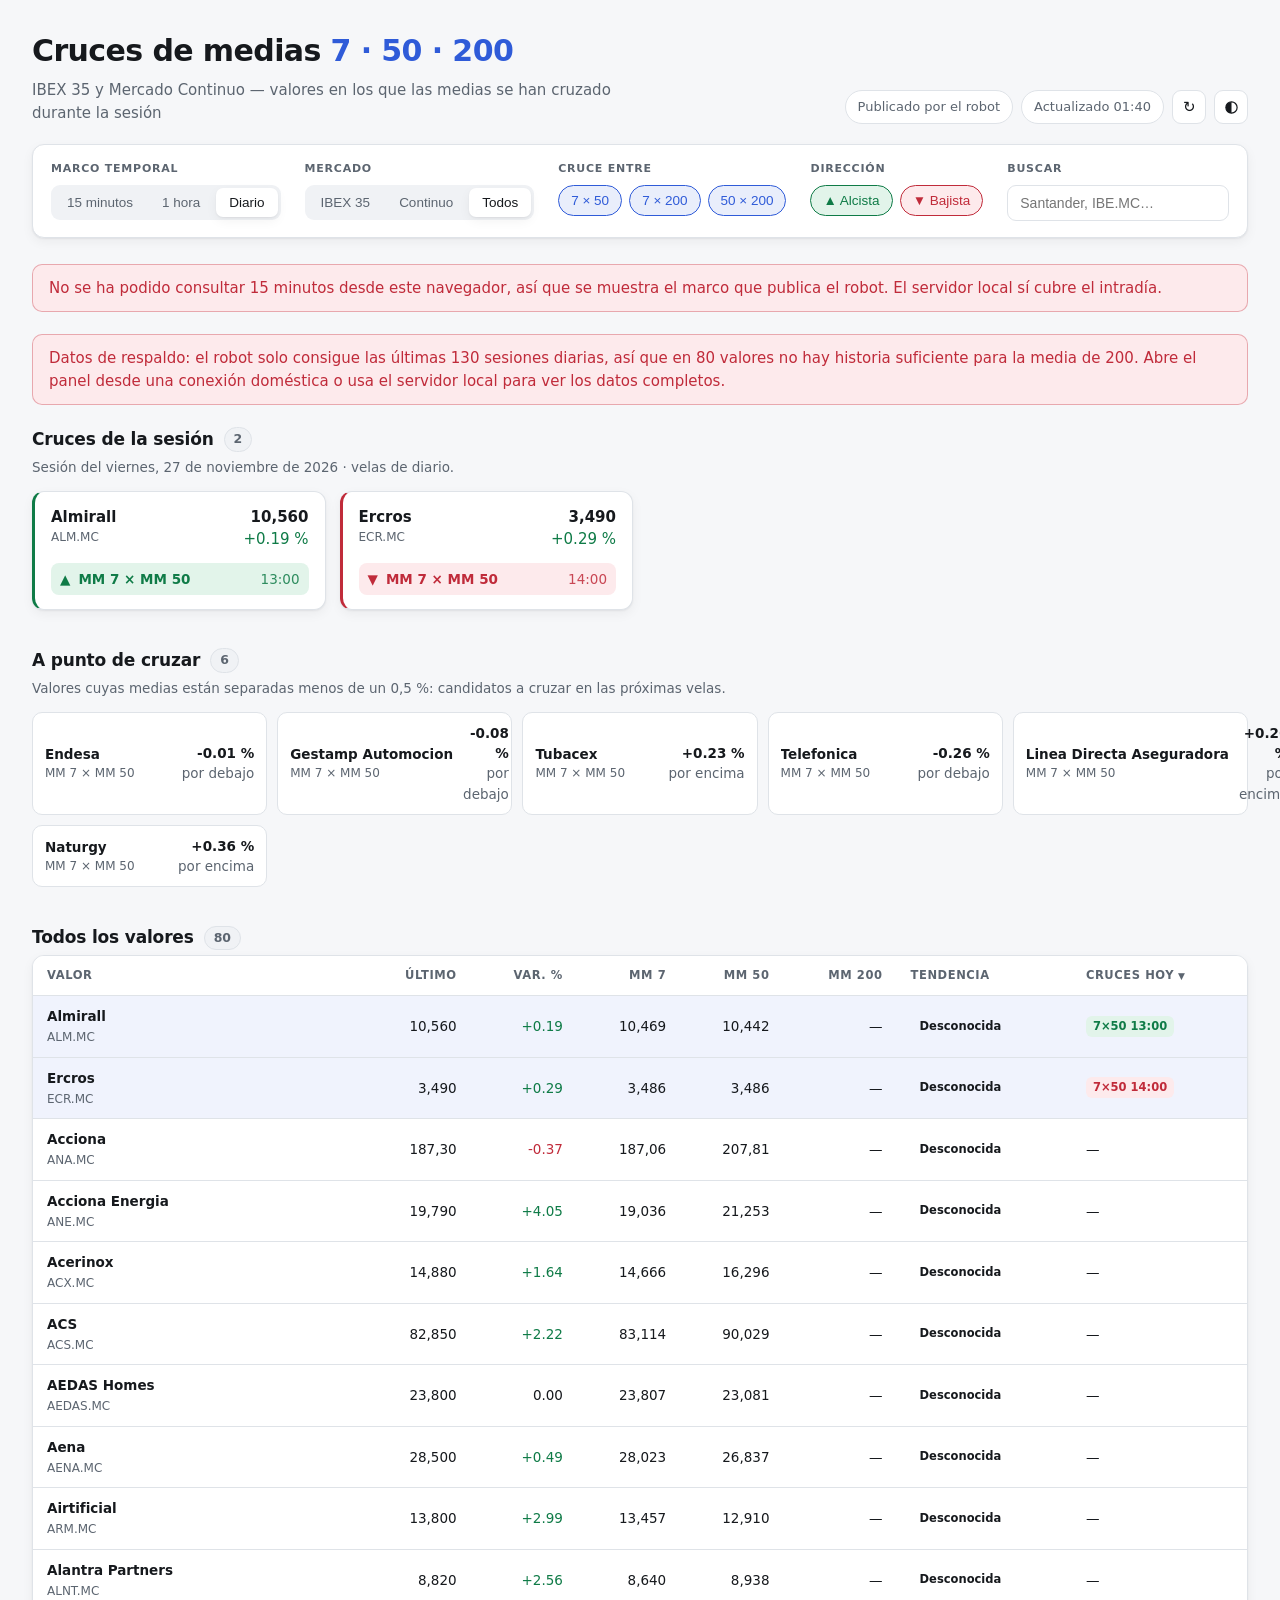
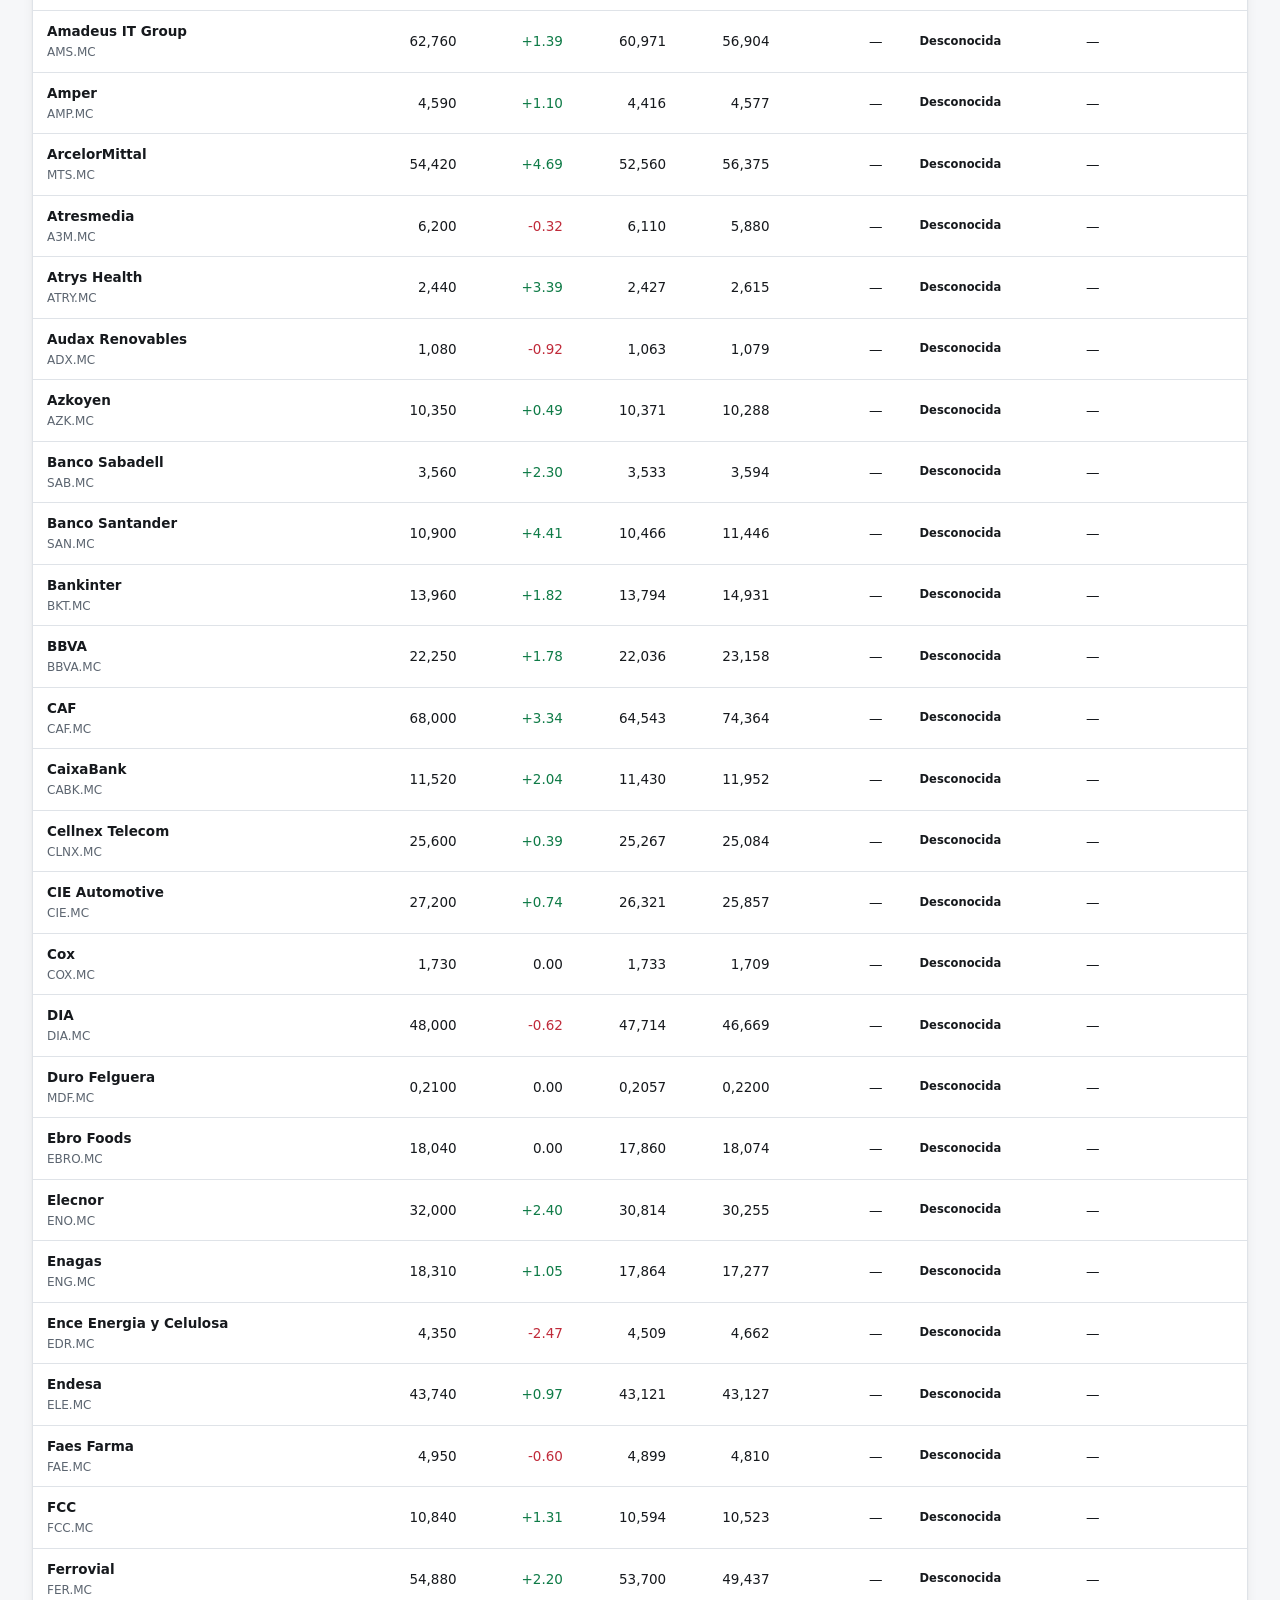
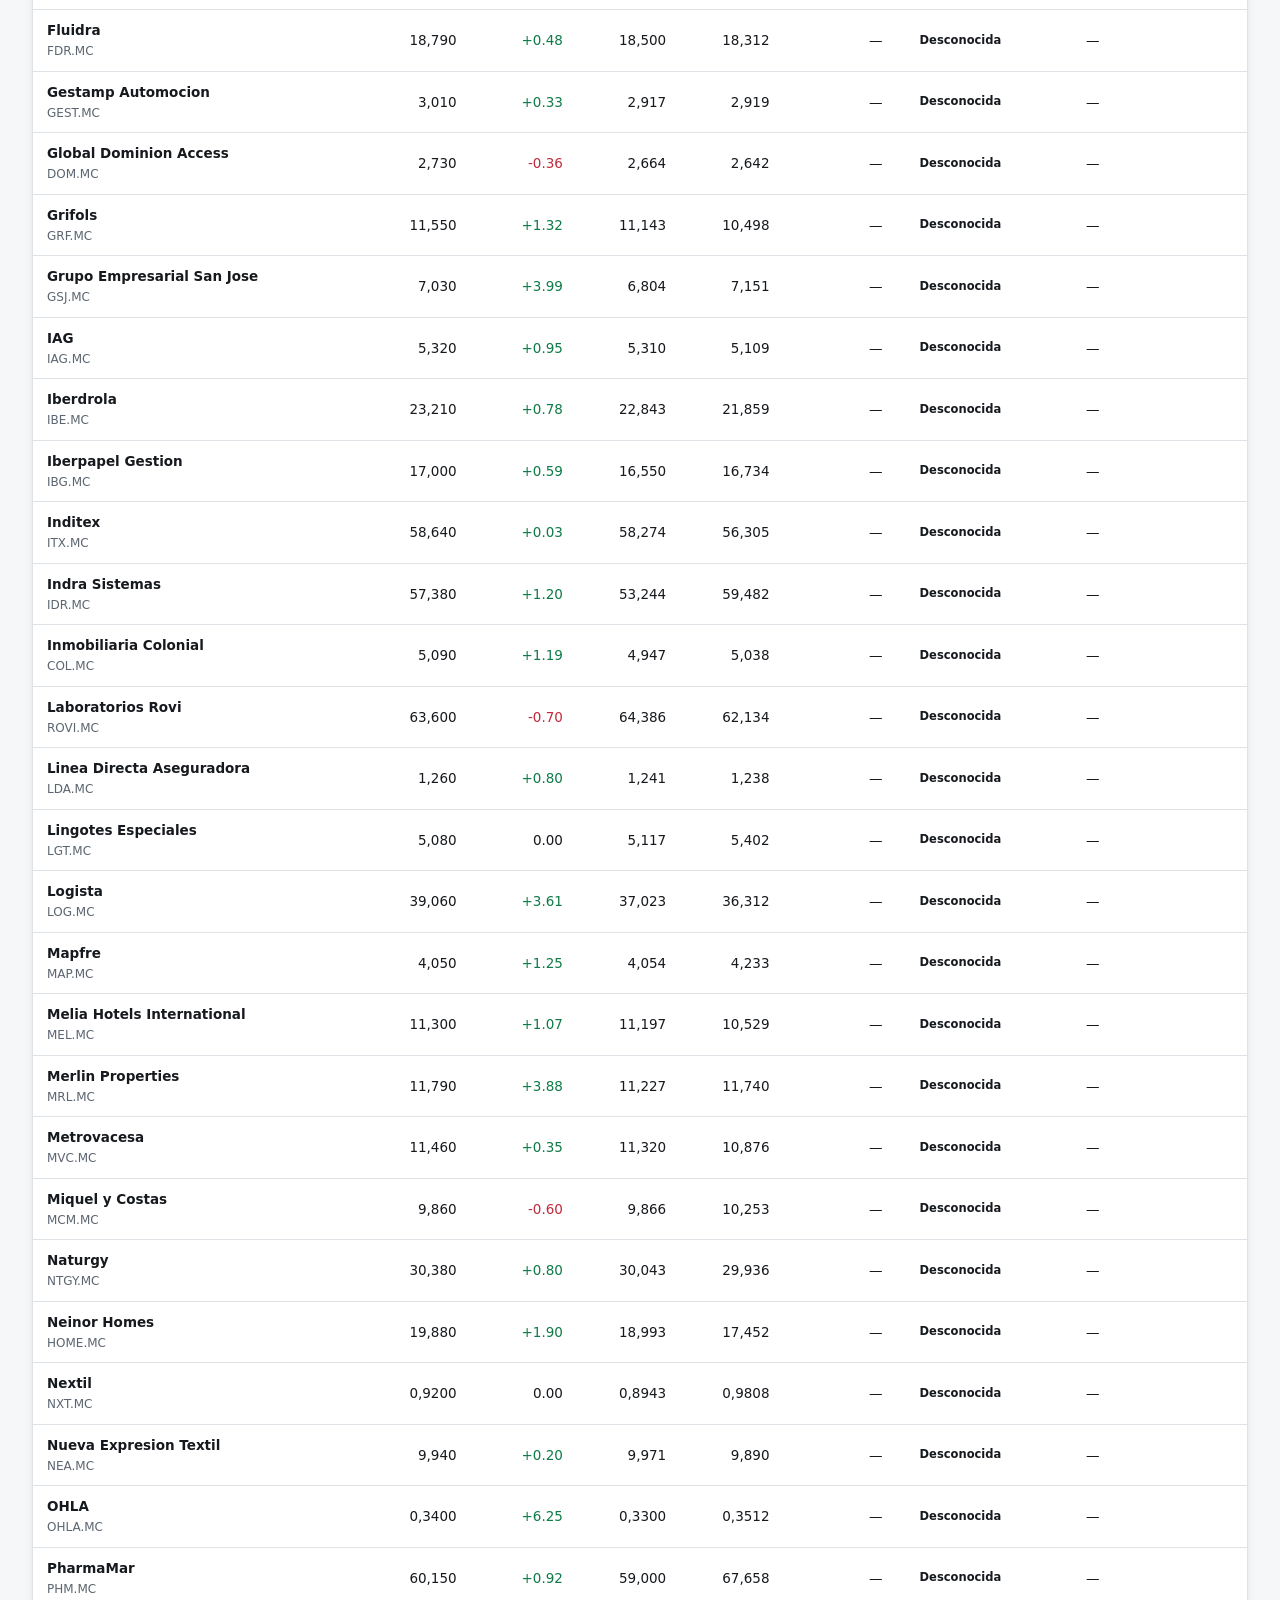
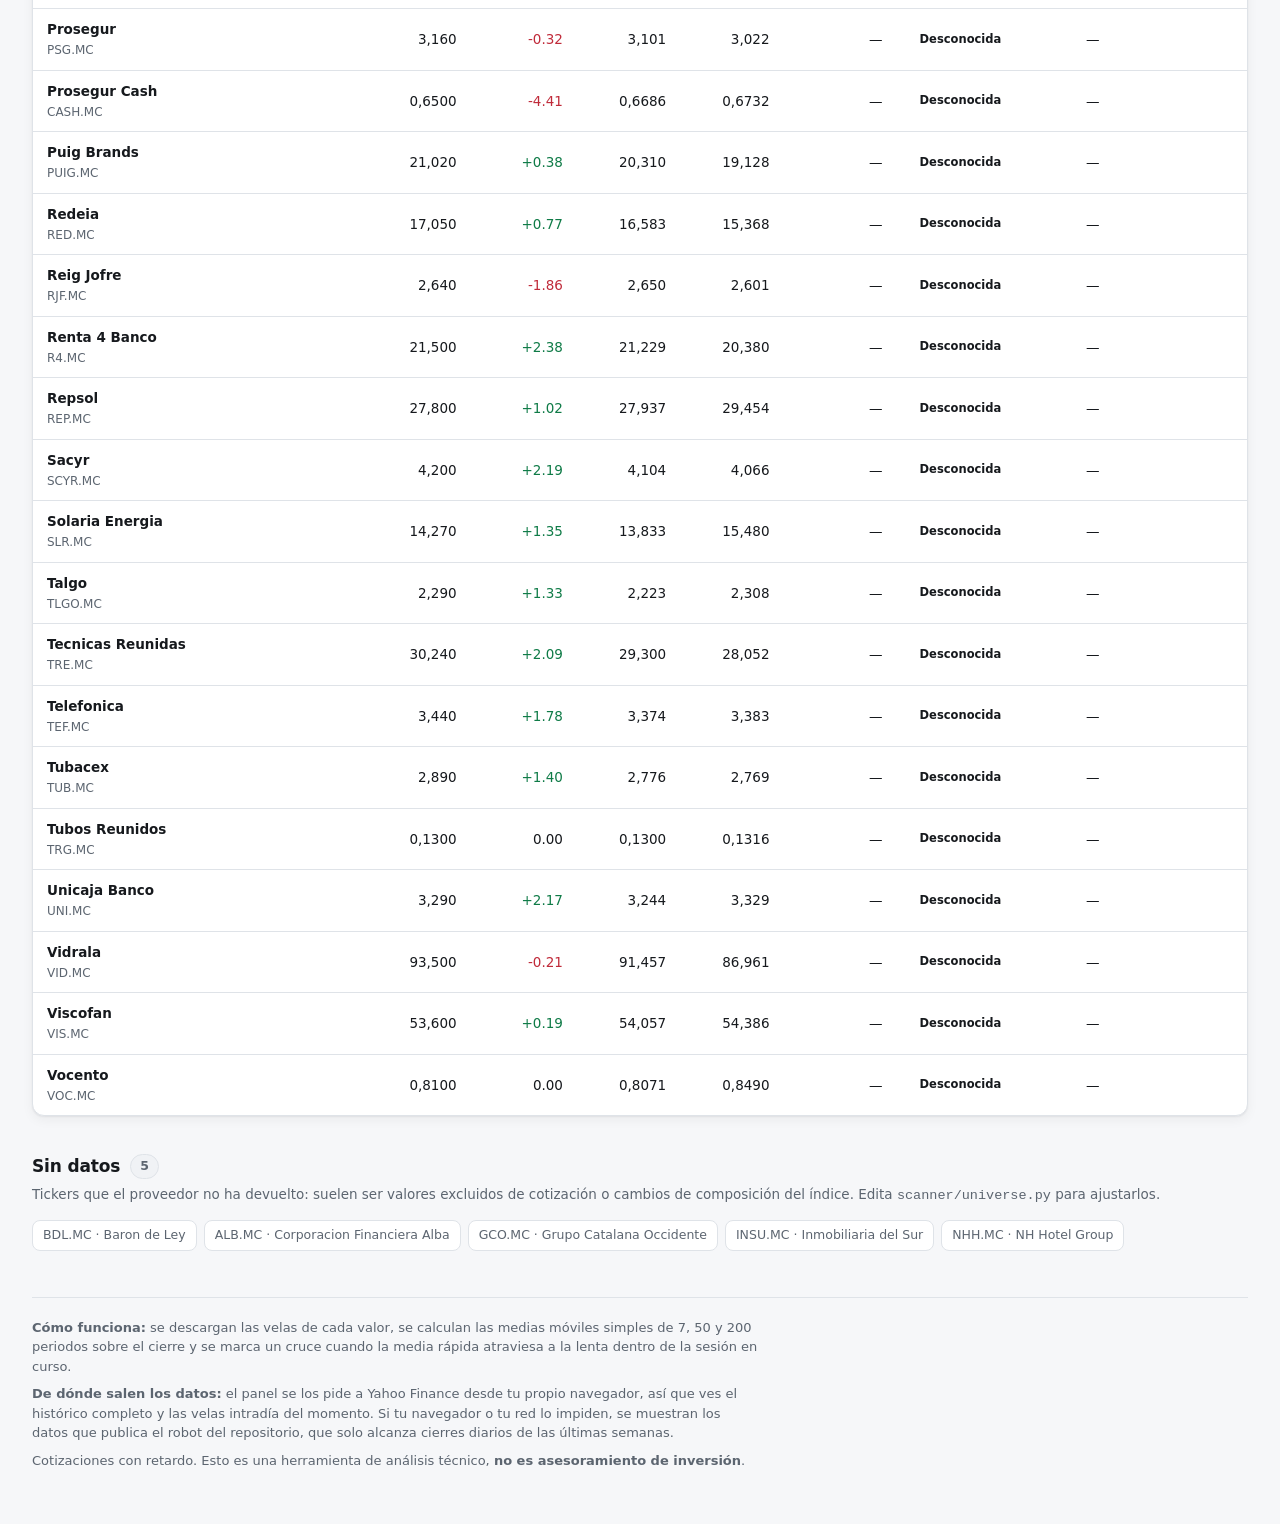
<file: docs/index.html>
<!doctype html>
<html lang="es">
<head>
<meta charset="utf-8">
<meta name="viewport" content="width=device-width, initial-scale=1">
<title>Cruces de medias 7/50/200 · Bolsa española</title>
<meta name="description" content="Detector de cruces de las medias móviles de 7, 50 y 200 periodos en el IBEX 35 y el Mercado Continuo.">
<link rel="stylesheet" href="styles.css">
<link rel="icon" href="data:image/svg+xml,<svg xmlns='http://www.w3.org/2000/svg' viewBox='0 0 100 100'><text y='.9em' font-size='90'>📈</text></svg>">
</head>
<body>
<header class="cabecera">
  <div class="cabecera__texto">
    <h1>Cruces de medias <span class="periodos">7 · 50 · 200</span></h1>
    <p class="subtitulo">IBEX 35 y Mercado Continuo — valores en los que las medias se han cruzado durante la sesión</p>
  </div>
  <div class="cabecera__acciones">
    <span id="fuente" class="sello" title="Origen de los datos"></span>
    <span id="sello" class="sello" title="Momento del último escaneo">cargando…</span>
    <button id="recargar" class="boton-icono" type="button" title="Volver a cargar">↻</button>
    <button id="tema" class="boton-icono" type="button" title="Cambiar tema" aria-label="Cambiar tema">
      <svg viewBox="0 0 20 20" width="15" height="15" aria-hidden="true">
        <circle cx="10" cy="10" r="7.5" fill="none" stroke="currentColor" stroke-width="1.6"/>
        <path d="M10 2.5a7.5 7.5 0 0 0 0 15z" fill="currentColor"/>
      </svg>
    </button>
  </div>
</header>

<section class="controles" aria-label="Filtros">
  <div class="control">
    <label class="control__etiqueta">Marco temporal</label>
    <div id="tf" class="segmentado" role="group"></div>
  </div>
  <div class="control">
    <label class="control__etiqueta">Mercado</label>
    <div id="universo" class="segmentado" role="group">
      <button type="button" data-valor="ibex35">IBEX 35</button>
      <button type="button" data-valor="continuo">Continuo</button>
      <button type="button" data-valor="todos" class="activo">Todos</button>
    </div>
  </div>
  <div class="control">
    <label class="control__etiqueta">Cruce entre</label>
    <div id="pares" class="chips" role="group">
      <button type="button" data-valor="7x50" class="activo">7 × 50</button>
      <button type="button" data-valor="7x200" class="activo">7 × 200</button>
      <button type="button" data-valor="50x200" class="activo">50 × 200</button>
    </div>
  </div>
  <div class="control">
    <label class="control__etiqueta">Dirección</label>
    <div id="direcciones" class="chips" role="group">
      <button type="button" data-valor="alcista" class="activo alcista">▲ Alcista</button>
      <button type="button" data-valor="bajista" class="activo bajista">▼ Bajista</button>
    </div>
  </div>
  <div class="control control--crece">
    <label class="control__etiqueta" for="busqueda">Buscar</label>
    <input id="busqueda" type="search" placeholder="Santander, IBE.MC…" autocomplete="off">
  </div>
</section>

<div id="progreso" class="progreso" hidden>
  <div id="progreso-barra" class="progreso__barra"></div>
  <span id="progreso-texto" class="progreso__texto"></span>
</div>

<main>
  <section class="bloque">
    <h2 class="bloque__titulo">Cruces de la sesión <span id="contador-cruces" class="contador">—</span></h2>
    <p id="sesion" class="bloque__nota"></p>
    <div id="senales" class="tarjetas"></div>
    <p id="sin-senales" class="vacio" hidden>Ningún valor ha cruzado sus medias en esta sesión con los filtros seleccionados.</p>
  </section>

  <section class="bloque">
    <h2 class="bloque__titulo">A punto de cruzar <span id="contador-cerca" class="contador">—</span></h2>
    <p class="bloque__nota">Valores cuyas medias están separadas menos de un 0,5 %: candidatos a cruzar en las próximas velas.</p>
    <div id="cercanos" class="lista-cercanos"></div>
  </section>

  <section class="bloque">
    <h2 class="bloque__titulo">Todos los valores <span id="contador-tabla" class="contador">—</span></h2>
    <div class="tabla-envoltorio">
      <table class="tabla" id="tabla">
        <thead>
          <tr>
            <th data-orden="name">Valor</th>
            <th data-orden="price" class="num">Último</th>
            <th data-orden="changePct" class="num">Var. %</th>
            <th data-orden="sma7" class="num">MM 7</th>
            <th data-orden="sma50" class="num">MM 50</th>
            <th data-orden="sma200" class="num">MM 200</th>
            <th data-orden="align">Tendencia</th>
            <th data-orden="crosses">Cruces hoy</th>
          </tr>
        </thead>
        <tbody></tbody>
      </table>
    </div>
  </section>

  <section class="bloque" id="bloque-errores" hidden>
    <h2 class="bloque__titulo">Sin datos <span id="contador-errores" class="contador">—</span></h2>
    <p class="bloque__nota">Tickers que el proveedor no ha devuelto: suelen ser valores excluidos de cotización o cambios de composición del índice. Edita <code>scanner/universe.py</code> para ajustarlos.</p>
    <div id="errores" class="lista-errores"></div>
  </section>
</main>

<footer class="pie">
  <p><strong>Cómo funciona:</strong> se descargan las velas de cada valor, se calculan las medias móviles simples de 7, 50 y 200 periodos sobre el cierre y se marca un cruce cuando la media rápida atraviesa a la lenta dentro de la sesión en curso.</p>
  <p><strong>De dónde salen los datos:</strong> el panel se los pide a Yahoo Finance desde tu propio navegador, así que ves el histórico completo y las velas intradía del momento. Si tu navegador o tu red lo impiden, se muestran los datos que publica el robot del repositorio, que solo alcanza cierres diarios de las últimas semanas.</p>
  <p>Cotizaciones con retardo. Esto es una herramienta de análisis técnico, <strong>no es asesoramiento de inversión</strong>.</p>
</footer>

<script src="universo.js"></script>
<script src="mercado.js"></script>
<script src="app.js"></script>
</body>
</html>
</file>
<file: clinica-dental-rais/assets/styles.css>
/* =====================================================================
   Clínica Dental RAIS — Terrassa
   Paleta y tipografía tomadas de las grabaciones de la web original.
   ===================================================================== */

:root{
  --pink:#f98697;          /* rosa principal: botones, menú, acentos */
  --pink-strong:#f2687d;   /* hover */
  --pink-soft:#ffe0e1;     /* bordes de tarjetas */
  --pink-faint:#fceeee;    /* fondos suaves */
  --cream:#fbf1f0;         /* fondo crema de las secciones */
  --slate:#596174;         /* caja del hero y logo */
  --dark:#383234;          /* insignias "+25 Años" */
  --ink:#2b2a2e;           /* titulares */
  --body:#55555e;          /* texto */
  --muted:#8a8a93;
  --white:#ffffff;
  --footer:#fcbabc;        /* rosa del pie */
  --gold:#f4c541;          /* estrellas */
  --grey-soft:#f1f0f5;     /* filas del acordeón */
  --radius:22px;
  --radius-lg:28px;
  --shadow:0 18px 40px rgba(89,97,116,.12);
  --ease:cubic-bezier(.22,.75,.28,1);
  --container:1180px;
}

*,*::before,*::after{box-sizing:border-box}
html{scroll-behavior:smooth}
body{
  margin:0;
  background:var(--cream);
  color:var(--body);
  font-family:"Figtree","Museo Sans",system-ui,-apple-system,"Segoe UI",sans-serif;
  font-size:17px;
  line-height:1.72;
  -webkit-font-smoothing:antialiased;
  overflow-x:hidden;
}
img{max-width:100%;display:block}
a{color:inherit;text-decoration:none}
ul{margin:0;padding:0;list-style:none}
button{font:inherit;color:inherit;border:0;background:none;cursor:pointer}
.sr-only{position:absolute;width:1px;height:1px;padding:0;margin:-1px;overflow:hidden;clip:rect(0 0 0 0);white-space:nowrap;border:0}

.container{width:100%;max-width:var(--container);margin-inline:auto;padding-inline:22px}
.container.narrow{max-width:860px}

/* ---------- tipografía ---------- */
.display{
  font-size:clamp(2.05rem,7.2vw,3.5rem);
  line-height:1.12;
  font-weight:800;
  letter-spacing:-.018em;
  color:var(--ink);
  margin:.1em 0 .55em;
}
.display--center{text-align:center}
.pink{color:var(--pink)}
.eyebrow{
  color:var(--pink);
  font-size:clamp(1.05rem,4vw,1.32rem);
  font-weight:500;
  line-height:1.45;
  margin:0 0 .3em;
  text-align:center;
}
.eyebrow--left{text-align:left}
#clinica .eyebrow{text-align:left}
.lead{margin:0 0 1.5em;font-size:1.02rem}
.lead strong{color:var(--ink);font-weight:800}
.subhead{
  color:var(--ink);font-weight:800;font-size:clamp(1.15rem,4.4vw,1.45rem);
  letter-spacing:-.01em;margin:2.2em 0 1em;
}
.section{padding:clamp(56px,10vw,110px) 0;position:relative}
.section--tight{padding-block:clamp(20px,5vw,50px)}
.section--white{background:var(--white)}
.section--cream{background:var(--cream)}
.section-head{margin-bottom:clamp(38px,8vw,70px)}

/* ---------- botones ---------- */
.btn{
  display:inline-flex;align-items:center;gap:.6em;
  padding:.92em 1.6em;border-radius:999px;
  font-weight:800;letter-spacing:.01em;line-height:1;
  transition:transform .35s var(--ease),box-shadow .35s var(--ease),background-color .3s ease;
  will-change:transform;
}
.btn--pink{background:var(--pink);color:#fff;box-shadow:0 12px 26px rgba(249,134,151,.35)}
.btn--pink:hover{background:var(--pink-strong);transform:translateY(-3px);box-shadow:0 18px 34px rgba(242,104,125,.42)}
.btn--google svg{margin-top:-1px}

/* =====================  BARRA SUPERIOR  ===================== */
.topbar{background:var(--cream);position:relative;z-index:60}
.topbar__inner{
  max-width:var(--container);margin-inline:auto;padding:14px 22px;
  display:flex;align-items:center;justify-content:center;gap:clamp(14px,4vw,42px);
}
.langs{display:flex;gap:clamp(12px,3.5vw,30px)}
.lang{display:inline-flex;align-items:center;gap:.5em;font-size:1.02rem;color:var(--ink);opacity:.9;transition:opacity .25s ease,color .25s ease}
.lang:hover,.lang.is-active{opacity:1;color:var(--ink)}
.flag{width:26px;height:18px;border-radius:3px;display:inline-block;box-shadow:0 0 0 1px rgba(0,0,0,.06)}
.flag--ca{background:repeating-linear-gradient(180deg,#fcdd09 0 3px,#da121a 3px 6px)}
.flag--es{background:linear-gradient(180deg,#aa151b 0 25%,#f1bf00 25% 75%,#aa151b 75%)}
.socials{display:flex;gap:16px;margin-left:clamp(6px,2vw,20px)}
.social{color:var(--ink);display:grid;place-items:center;transition:transform .3s var(--ease),color .3s ease}
.social:hover{transform:translateY(-2px) scale(1.08);color:var(--pink)}

/* =====================  CABECERA  ===================== */
.site-header{
  position:relative;z-index:70;background:var(--white);
}
.site-header__inner{
  max-width:var(--container);margin-inline:auto;padding:0 22px;
  height:96px;display:flex;align-items:center;justify-content:space-between;
}
.logo{
  position:relative;z-index:2;
  width:clamp(150px,34vw,190px);height:clamp(150px,34vw,190px);
  margin-bottom:clamp(-72px,-16vw,-84px);
  border-radius:50%;background:var(--slate);color:#fff;
  display:grid;place-content:center;text-align:center;
  transform-origin:center;
  transition:transform .45s var(--ease),box-shadow .45s var(--ease);
  box-shadow:0 14px 32px rgba(89,97,116,.28);
}
.logo:hover{transform:scale(1.03)}
.logo__dental{display:block;font-style:italic;font-weight:400;font-size:clamp(1.02rem,3.4vw,1.28rem);letter-spacing:.06em;line-height:1}
.logo__rais{display:block;font-weight:600;font-size:clamp(2.3rem,8vw,2.9rem);letter-spacing:.02em;line-height:1.05}

.menu-btn{
  width:64px;height:64px;border-radius:16px;background:var(--pink);
  display:grid;place-items:center;
  transition:transform .35s var(--ease),background-color .3s ease,box-shadow .35s ease;
  box-shadow:0 10px 22px rgba(249,134,151,.32);
}
.menu-btn:hover{transform:translateY(-2px) rotate(-3deg);background:var(--pink-strong)}
.menu-btn__dots{display:grid;grid-template-columns:repeat(3,6px);gap:5px}
.menu-btn__dots i{width:6px;height:6px;border-radius:50%;background:#fff;display:block;transition:transform .3s var(--ease)}
.menu-btn:hover .menu-btn__dots i:nth-child(odd){transform:scale(1.25)}

/* menú a pantalla completa */
.nav-overlay{
  position:fixed;inset:0;z-index:90;background:var(--cream);
  display:flex;flex-direction:column;align-items:center;justify-content:center;gap:26px;
  opacity:0;pointer-events:none;transition:opacity .45s var(--ease);
}
.nav-overlay[hidden]{display:none}
.nav-overlay.is-open{opacity:1;pointer-events:auto}
.nav-overlay__close{position:absolute;top:26px;right:26px;width:52px;height:52px;border-radius:50%;background:var(--white);display:grid;place-items:center;color:var(--ink);box-shadow:var(--shadow);transition:transform .35s var(--ease)}
.nav-overlay__close:hover{transform:rotate(90deg)}
.nav-overlay__nav{display:flex;flex-direction:column;align-items:center;gap:clamp(8px,2vw,14px)}
.nav-overlay__nav a,.nav-overlay__cta{
  opacity:0;transform:translateY(22px);
  transition:opacity .5s var(--ease),transform .5s var(--ease),color .25s ease;
}
.nav-overlay.is-open .nav-overlay__nav a,
.nav-overlay.is-open .nav-overlay__cta{opacity:1;transform:none;transition-delay:calc(var(--d,0) * 60ms + 120ms)}
.nav-overlay__nav a{font-size:clamp(1.35rem,5.6vw,2.1rem);font-weight:800;color:var(--ink);letter-spacing:-.01em}
.nav-overlay__nav a:hover{color:var(--pink)}

/* =====================  HERO  ===================== */
.hero{position:relative;overflow:hidden;background:var(--cream)}
.hero__slides{position:relative;height:clamp(340px,62vw,640px)}
.hero .hero__slide{
  position:absolute;inset:0;margin:0;
  opacity:0;transform:scale(1.08);
  transition:opacity 1.2s var(--ease),transform 7s linear;
}
.hero__slide.is-active{opacity:1;transform:scale(1)}
.hero__caption{
  position:absolute;left:0;right:clamp(10px,4vw,60px);bottom:clamp(14px,4vw,58px);
  background:var(--slate);color:#fff;
  padding:clamp(18px,4vw,34px) clamp(22px,5vw,48px);
  max-width:760px;
}
.hero__caption h1{
  margin:0;font-size:clamp(2rem,7.6vw,3.4rem);line-height:1.14;font-weight:800;letter-spacing:-.015em;
  animation:capIn .8s var(--ease) both;
}
.hero__caption.is-swapping h1{animation:capOut .45s var(--ease) both}
@keyframes capIn{from{opacity:0;transform:translateY(26px)}to{opacity:1;transform:none}}
@keyframes capOut{from{opacity:1}to{opacity:0;transform:translateY(-14px)}}

/* =====================  SOBRE LA CLÍNICA  ===================== */
.about{display:grid;gap:clamp(34px,7vw,70px)}
.duo{position:relative;display:grid;gap:clamp(10px,2vw,18px)}
.duo__img{border-radius:var(--radius-lg);aspect-ratio:4/3}
.duo__badge{
  position:absolute;left:50%;top:50%;translate:-50% -50%;z-index:3;
  background:var(--white);border-radius:26px;padding:10px;
  box-shadow:0 20px 40px rgba(56,50,52,.22);
  animation:floaty 5s ease-in-out infinite;
}
.duo__badge-inner{
  display:block;background:var(--dark);color:#fff;text-align:center;
  border-radius:18px;padding:22px 40px 24px;
}
.duo__badge-inner b{display:block;font-size:clamp(2rem,7vw,2.5rem);font-weight:800;line-height:1.1}
.duo__badge-inner i{display:block;font-style:normal;font-size:clamp(1.15rem,4.4vw,1.4rem);font-weight:700;line-height:1.2}
@keyframes floaty{0%,100%{translate:-50% -50%}50%{translate:-50% calc(-50% - 10px)}}

/* =====================  TARJETAS DE ESPECIALIDADES  ===================== */
.cards{display:grid;gap:clamp(26px,5vw,34px)}
.card{
  position:relative;background:var(--white);
  border:1px solid var(--pink-soft);border-radius:var(--radius);
  padding:clamp(26px,5vw,34px);
  display:flex;flex-direction:column;
  transition:transform .45s var(--ease),box-shadow .45s var(--ease),border-color .45s ease;
}
.card:hover{transform:translateY(-8px);box-shadow:0 26px 50px rgba(249,134,151,.20);border-color:var(--pink)}
.card__icon{display:block;width:74px;height:74px;color:var(--ink);margin-bottom:clamp(24px,5vw,40px)}
.card__icon svg{width:100%;height:100%}
.card h3{margin:0 0 .8em;font-size:clamp(1.15rem,4.6vw,1.35rem);font-weight:800;color:var(--ink);letter-spacing:-.01em;line-height:1.25}
.card p{margin:0 0 1.6em;flex:1}
.card__arrow{
  align-self:flex-end;width:64px;height:52px;border-radius:14px;
  background:var(--pink-faint);color:var(--pink);
  display:grid;place-items:center;
  transition:background-color .35s ease,transform .35s var(--ease),color .35s ease;
}
.card__arrow svg{width:22px;height:22px}
.card:hover .card__arrow{background:var(--pink);color:#fff;transform:translateX(6px)}
.card__link{position:absolute;inset:0;border-radius:var(--radius)}

/* =====================  CONTADORES  ===================== */
.stats{
  display:grid;grid-template-columns:repeat(2,1fr);
  gap:clamp(30px,6vw,50px);
  margin:clamp(40px,8vw,70px) 0 clamp(34px,6vw,54px);
}
.stat__icon{display:block;width:66px;height:66px;color:var(--ink);margin-bottom:18px}
.stat__icon svg{width:100%;height:100%}
.stat__num{display:block;font-size:clamp(1.7rem,6vw,2.3rem);font-weight:800;color:var(--ink);line-height:1.1;font-variant-numeric:tabular-nums}
.stat__label{display:block;text-transform:uppercase;letter-spacing:.06em;font-size:.86rem;color:var(--body)}

/* =====================  LEGADO  ===================== */
.legacy{display:grid;gap:clamp(30px,6vw,60px)}
.legacy__img{border-radius:var(--radius-lg);aspect-ratio:4/3}

/* =====================  EQUIPO  ===================== */
.team{display:grid;grid-template-columns:repeat(2,1fr);gap:clamp(16px,4vw,28px)}
.member{
  background:var(--white);border:1px solid var(--pink-soft);border-radius:var(--radius);
  padding:clamp(14px,3vw,22px);text-align:center;
  transition:transform .45s var(--ease),box-shadow .45s var(--ease),border-color .4s ease;
}
.member:hover{transform:translateY(-6px);box-shadow:0 22px 44px rgba(249,134,151,.18);border-color:var(--pink)}
.member__photo{aspect-ratio:1/1;border-radius:18px;margin-bottom:16px;filter:grayscale(1)}
.member h3{margin:0 0 .35em;font-size:clamp(.98rem,3.6vw,1.08rem);font-weight:800;color:var(--ink);line-height:1.3}
.member p{margin:0;color:var(--muted);font-size:.95rem;line-height:1.45}

/* =====================  ANTES / DESPUÉS  ===================== */
body.is-dragging{user-select:none}
.ba{
  position:relative;border-radius:var(--radius);overflow:hidden;
  aspect-ratio:16/10;user-select:none;touch-action:pan-y;cursor:ew-resize;
}
.ba .ba__img{position:absolute;inset:0}
.ba .ba__before{clip-path:inset(0 50% 0 0);z-index:2}
.ba__tag{
  position:absolute;top:50%;translate:0 -50%;
  background:var(--pink);color:#fff;font-weight:600;
  padding:.5em 1.1em;border-radius:4px;font-size:clamp(.9rem,3.4vw,1rem);z-index:3;
}
.ba__tag--before{left:16px}
.ba__tag--after{right:16px}
.ba__handle{
  position:absolute;top:50%;left:50%;translate:-50% -50%;z-index:4;
  width:56px;height:44px;border-radius:8px;background:var(--dark);color:#fff;
  display:grid;place-items:center;box-shadow:0 10px 22px rgba(0,0,0,.28);
  transition:transform .25s var(--ease);
}
.ba__handle:hover{transform:translate(-50%,-50%) scale(1.06)}

/* =====================  OPINIONES  ===================== */
.reviews__head{display:flex;align-items:flex-start;justify-content:space-between;gap:20px}
.reviews__head .display{text-align:left;margin-bottom:.3em}
.google-g{color:var(--ink);flex:none;margin-top:6px}
.reviews{position:relative;margin-top:clamp(30px,6vw,50px)}
.reviews__track{
  display:flex;gap:22px;overflow-x:auto;scroll-snap-type:x mandatory;
  scrollbar-width:none;padding-bottom:6px;
}
.reviews__track::-webkit-scrollbar{display:none}
.review{
  position:relative;flex:0 0 100%;scroll-snap-align:start;
  background:var(--white);border-radius:var(--radius);
  box-shadow:0 14px 34px rgba(89,97,116,.08);
  padding:clamp(28px,6vw,42px);text-align:center;overflow:hidden;
}
.review__quote{
  position:absolute;top:0;right:0;width:120px;height:120px;
  background:var(--pink-faint);border-bottom-left-radius:100%;
  color:var(--pink);font-size:3.4rem;line-height:1;font-weight:700;
  display:grid;place-items:center;padding-bottom:26px;padding-left:22px;
}
.review h3{margin:0 0 .3em;color:var(--ink);font-weight:800;font-size:1.2rem}
.stars{color:var(--gold);letter-spacing:.18em;font-size:1.1rem;margin-bottom:1em}
.review p{margin:0;color:var(--muted)}
.reviews__dots{display:flex;justify-content:center;gap:10px;margin-top:clamp(26px,6vw,42px)}
.reviews__dots button{width:14px;height:14px;border-radius:4px;background:var(--pink-faint);transition:all .35s var(--ease)}
.reviews__dots button.is-active{background:var(--pink);width:26px}

/* =====================  FAQ  ===================== */
.faq__title{font-size:clamp(1.4rem,5.4vw,2rem);font-weight:800;color:var(--ink);margin:0 0 1.2em;letter-spacing:-.01em}
.faq{display:grid;gap:14px}
.faq__item{border-radius:10px;overflow:hidden}
.faq__q{
  width:100%;display:flex;align-items:center;justify-content:space-between;gap:20px;
  background:var(--grey-soft);padding:1.15em 1.3em;text-align:left;
  font-weight:800;color:var(--ink);line-height:1.35;
  transition:background-color .3s ease,color .3s ease;
}
.faq__q:hover{background:var(--pink-faint)}
.faq__ico{
  width:24px;height:24px;flex:none;display:block;
  transition:transform .4s var(--ease);
}
.faq__ico svg{width:100%;height:100%;display:block}
.faq__item.is-open .faq__ico{transform:rotate(180deg)}
.faq__a{height:0;overflow:hidden;transition:height .45s var(--ease)}
.faq__a p{margin:0;padding:1.3em .4em 1.6em;color:var(--muted)}

/* =====================  PIE  ===================== */
.footer{background:var(--footer);color:var(--ink);padding:clamp(46px,9vw,86px) 0 40px}
.footer__logos{display:flex;gap:18px;margin-bottom:clamp(34px,7vw,56px)}
.footer__logo{
  width:clamp(96px,24vw,126px);height:clamp(96px,24vw,126px);border-radius:50%;
  background:var(--white);color:var(--slate);
  display:grid;place-content:center;text-align:center;
  transition:transform .4s var(--ease);
}
.footer__logo:hover{transform:translateY(-4px)}
.footer__logo--peque{color:var(--ink)}
.footer__logo--peque small{display:block;font-size:.6rem;letter-spacing:.1em;color:var(--muted);margin-top:2px}
.footer__logo .logo__rais{font-size:clamp(1.5rem,5vw,1.9rem);color:var(--slate)}
.footer__logo .logo__dental{font-size:.9rem;color:var(--slate)}
.footer__grid{display:grid;grid-template-columns:repeat(2,1fr);gap:clamp(26px,6vw,40px);margin-bottom:clamp(34px,7vw,56px)}
.footer__icon{display:block;color:var(--ink);margin-bottom:12px}
.footer__block h3{margin:0 0 .2em;font-size:clamp(1.2rem,4.6vw,1.5rem);font-weight:800;color:var(--ink)}
.footer__block a,.footer__block p{margin:0;color:#4a3f40;transition:color .25s ease}
.footer__block h3{white-space:nowrap}
.footer__block a[href^="tel"]{white-space:nowrap}
.footer__block a:hover{color:var(--white)}
.footer__cols{display:grid;grid-template-columns:1fr;gap:clamp(26px,6vw,40px)}
.footer__col h3{margin:0 0 .8em;font-size:clamp(1.2rem,4.6vw,1.5rem);font-weight:800}
.footer__col li{margin-bottom:.85em}
.footer__col a{color:#4a3f40;transition:color .25s ease,padding-left .25s ease}
.footer__col a:hover{color:var(--white);padding-left:4px}
.socials--footer .social{color:var(--ink)}
.footer__legal{margin:clamp(34px,7vw,56px) 0 0;font-size:.88rem;color:#5b4c4d}

/* =====================  FLOTANTES  ===================== */
.wa{position:fixed;right:16px;bottom:18px;z-index:80;display:flex;align-items:center}
.wa__bubble{
  background:#fff;color:var(--ink);font-size:1.02rem;
  padding:.72em 1.9em .72em 1.1em;border-radius:12px;box-shadow:0 8px 20px rgba(0,0,0,.14);
  margin-right:-22px;position:relative;
  animation:bubbleIn .6s var(--ease) both .8s;
}
.wa__bubble::after{
  content:"";position:absolute;right:6px;top:50%;translate:0 -50%;
  border:9px solid transparent;border-left-color:#fff;
}
.wa__btn{
  width:66px;height:66px;border-radius:50%;background:#25d366;color:#fff;
  display:grid;place-items:center;box-shadow:0 10px 24px rgba(37,211,102,.4);
  position:relative;transition:transform .35s var(--ease);
}
.wa__btn::before{
  content:"";position:absolute;inset:0;border-radius:50%;background:#25d366;
  animation:pulse 2.6s ease-out infinite;z-index:-1;
}
.wa:hover .wa__btn{transform:scale(1.07)}
@keyframes pulse{0%{transform:scale(1);opacity:.55}70%{transform:scale(1.5);opacity:0}100%{opacity:0}}
@keyframes bubbleIn{from{opacity:0;transform:translateX(14px)}to{opacity:1;transform:none}}
.cookie-btn{
  position:fixed;left:16px;bottom:22px;z-index:80;
  width:60px;height:60px;border-radius:50%;background:#2c2c2c;color:#fff;
  display:grid;place-items:center;box-shadow:0 10px 24px rgba(0,0,0,.28);
  transition:transform .4s var(--ease);
}
.cookie-btn:hover{transform:rotate(90deg)}

/* =====================  ANIMACIONES AL HACER SCROLL  ===================== */
.reveal{opacity:0;transform:translateY(28px);transition:opacity .8s var(--ease),transform .8s var(--ease)}
.reveal.is-in{opacity:1;transform:none}
.cards .card.reveal,.team .member.reveal,.stats .stat.reveal{transition-delay:calc(var(--i,0) * 90ms)}

/* =====================  PLACEHOLDERS DE IMAGEN  ===================== */
.ph{
  position:relative;overflow:hidden;
  background:linear-gradient(135deg,#cfc6c4 0%,#e6dcd9 45%,#bfb5b3 100%);
}
.ph::before{
  content:"";position:absolute;inset:0;
  background:
    radial-gradient(circle at 30% 30%,rgba(255,255,255,.6),transparent 45%),
    repeating-linear-gradient(45deg,rgba(255,255,255,.16) 0 12px,transparent 12px 24px);
}
.ph::after{
  content:"imagen";
  position:absolute;left:50%;top:50%;translate:-50% -50%;
  color:rgba(70,76,90,.5);font-size:.82rem;letter-spacing:.22em;text-transform:uppercase;font-weight:700;
}
.ph--clinic{background:linear-gradient(135deg,#b9b0a9,#ded3cb 60%,#a9a099)}
.ph--smile{background:linear-gradient(135deg,#c2bdba,#e4dedd 55%,#a8a3a2)}
.ph--team{background:linear-gradient(135deg,#bdb6ba,#e0d9da 55%,#a9a2a6)}
.ph--avatar{background:linear-gradient(160deg,#cfcac9,#eae5e5 60%,#b9b4b3)}
.ph--before{background:linear-gradient(120deg,#adbab5,#d3c6ba)}
.ph--after{background:linear-gradient(120deg,#e8d3c6,#c2ab9c)}

/* =====================  ESCRITORIO  ===================== */
@media (min-width:720px){
  .cards{grid-template-columns:repeat(2,1fr)}
  .team{grid-template-columns:repeat(3,1fr)}
  .stats{grid-template-columns:repeat(3,1fr)}
  .footer__cols{grid-template-columns:2fr 1fr 1fr}
  .footer__grid{grid-template-columns:repeat(4,1fr)}
  .review{flex-basis:calc(50% - 11px)}
  .duo{grid-template-columns:1fr 1fr;align-items:center}
  .duo__img{aspect-ratio:1/1}
  .hero__caption{left:0;right:auto;width:min(680px,64vw)}
}
@media (min-width:980px){
  body{font-size:18px}
  .cards{grid-template-columns:repeat(3,1fr)}
  .team{grid-template-columns:repeat(4,1fr)}
  .about{grid-template-columns:1.05fr 1fr;align-items:center}
  .about .eyebrow,.about .display{text-align:left}
  .legacy{grid-template-columns:1.1fr .9fr;align-items:center}
  .legacy .display{text-align:left}
  .duo{grid-template-columns:1fr;gap:16px}
  .duo--wide{grid-template-columns:1fr 1fr}
  .review{flex-basis:calc(33.333% - 15px)}
  .site-header__inner{height:110px}
}

@media (prefers-reduced-motion:reduce){
  *,*::before,*::after{animation-duration:.001ms !important;animation-iteration-count:1 !important;transition-duration:.001ms !important}
  .reveal{opacity:1;transform:none}
}
</file>
<file: docs/styles.css>
:root {
  --fondo: #f6f7f9;
  --superficie: #ffffff;
  --superficie-2: #f0f2f5;
  --borde: #dfe3e8;
  --texto: #16191d;
  --texto-suave: #5c6570;
  --acento: #2f5bd8;
  --alcista: #0f7b47;
  --alcista-fondo: #e2f4ea;
  --bajista: #c02b3a;
  --bajista-fondo: #fdeaec;
  --neutro: #6b7480;
  --sombra: 0 1px 2px rgba(16, 20, 26, .06), 0 4px 12px rgba(16, 20, 26, .05);
  --radio: 12px;
  color-scheme: light;
}

:root[data-tema="oscuro"] {
  --fondo: #0f1216;
  --superficie: #171b21;
  --superficie-2: #1e242c;
  --borde: #2b323b;
  --texto: #e8ecf1;
  --texto-suave: #9aa4b1;
  --acento: #6f96ff;
  --alcista: #46c98b;
  --alcista-fondo: #12301f;
  --bajista: #ff7b86;
  --bajista-fondo: #33161a;
  --neutro: #8d97a3;
  --sombra: 0 1px 2px rgba(0, 0, 0, .4), 0 6px 18px rgba(0, 0, 0, .3);
  color-scheme: dark;
}

@media (prefers-color-scheme: dark) {
  :root:not([data-tema="claro"]) {
    --fondo: #0f1216;
    --superficie: #171b21;
    --superficie-2: #1e242c;
    --borde: #2b323b;
    --texto: #e8ecf1;
    --texto-suave: #9aa4b1;
    --acento: #6f96ff;
    --alcista: #46c98b;
    --alcista-fondo: #12301f;
    --bajista: #ff7b86;
    --bajista-fondo: #33161a;
    --neutro: #8d97a3;
    --sombra: 0 1px 2px rgba(0, 0, 0, .4), 0 6px 18px rgba(0, 0, 0, .3);
    color-scheme: dark;
  }
}

* { box-sizing: border-box; }

body {
  margin: 0;
  padding: 0 clamp(12px, 3vw, 32px) 48px;
  background: var(--fondo);
  color: var(--texto);
  font: 15px/1.5 system-ui, -apple-system, "Segoe UI", Roboto, "Helvetica Neue", sans-serif;
  -webkit-font-smoothing: antialiased;
}

/* --- Cabecera --- */
.cabecera {
  display: flex;
  flex-wrap: wrap;
  gap: 16px;
  align-items: flex-end;
  justify-content: space-between;
  max-width: 1280px;
  margin: 0 auto;
  padding: 28px 0 20px;
}

.cabecera h1 {
  margin: 0;
  font-size: clamp(22px, 3.4vw, 30px);
  letter-spacing: -.02em;
}

.periodos {
  color: var(--acento);
  font-variant-numeric: tabular-nums;
}

.subtitulo {
  margin: 6px 0 0;
  color: var(--texto-suave);
  max-width: 62ch;
}

.cabecera__acciones {
  display: flex;
  align-items: center;
  gap: 8px;
}

.sello {
  padding: 6px 12px;
  border-radius: 999px;
  background: var(--superficie);
  border: 1px solid var(--borde);
  color: var(--texto-suave);
  font-size: 13px;
  font-variant-numeric: tabular-nums;
  white-space: nowrap;
}

.boton-icono {
  display: inline-flex;
  align-items: center;
  justify-content: center;
  width: 34px;
  height: 34px;
  border-radius: 9px;
  border: 1px solid var(--borde);
  background: var(--superficie);
  color: var(--texto);
  font-size: 15px;
  cursor: pointer;
  transition: background .15s, transform .15s;
}

.boton-icono:hover { background: var(--superficie-2); }
.boton-icono:active { transform: scale(.94); }

/* --- Controles --- */
.controles {
  display: flex;
  flex-wrap: wrap;
  gap: 18px 24px;
  max-width: 1280px;
  margin: 0 auto 26px;
  padding: 16px 18px;
  background: var(--superficie);
  border: 1px solid var(--borde);
  border-radius: var(--radio);
  box-shadow: var(--sombra);
}

.control { display: flex; flex-direction: column; gap: 7px; }
.control--crece { flex: 1 1 200px; min-width: 180px; }

.control__etiqueta {
  font-size: 11px;
  font-weight: 600;
  letter-spacing: .07em;
  text-transform: uppercase;
  color: var(--texto-suave);
}

.segmentado {
  display: inline-flex;
  padding: 3px;
  gap: 3px;
  background: var(--superficie-2);
  border-radius: 9px;
}

.segmentado button {
  border: 0;
  background: transparent;
  color: var(--texto-suave);
  padding: 7px 13px;
  border-radius: 7px;
  font-size: 13.5px;
  font-weight: 500;
  cursor: pointer;
  white-space: nowrap;
}

.segmentado button.activo {
  background: var(--superficie);
  color: var(--texto);
  box-shadow: var(--sombra);
}

.chips { display: flex; gap: 7px; flex-wrap: wrap; }

.chips button {
  border: 1px solid var(--borde);
  background: var(--superficie);
  color: var(--texto-suave);
  padding: 7px 12px;
  border-radius: 999px;
  font-size: 13.5px;
  cursor: pointer;
  transition: all .15s;
}

.chips button.activo {
  border-color: var(--acento);
  color: var(--acento);
  background: color-mix(in srgb, var(--acento) 10%, transparent);
}

.chips button.activo.alcista {
  border-color: var(--alcista);
  color: var(--alcista);
  background: var(--alcista-fondo);
}

.chips button.activo.bajista {
  border-color: var(--bajista);
  color: var(--bajista);
  background: var(--bajista-fondo);
}

#busqueda {
  padding: 9px 12px;
  border-radius: 9px;
  border: 1px solid var(--borde);
  background: var(--superficie);
  color: var(--texto);
  font-size: 14px;
  width: 100%;
}

#busqueda:focus, .boton-icono:focus-visible, .chips button:focus-visible, .segmentado button:focus-visible {
  outline: 2px solid var(--acento);
  outline-offset: 1px;
}

/* --- Bloques --- */
main { max-width: 1280px; margin: 0 auto; }

.bloque { margin-bottom: 38px; }

.bloque__titulo {
  display: flex;
  align-items: center;
  gap: 10px;
  margin: 0 0 4px;
  font-size: 17px;
  letter-spacing: -.01em;
}

.contador {
  padding: 2px 9px;
  border-radius: 999px;
  background: var(--superficie-2);
  border: 1px solid var(--borde);
  color: var(--texto-suave);
  font-size: 12.5px;
  font-weight: 600;
  font-variant-numeric: tabular-nums;
}

.bloque__nota {
  margin: 0 0 14px;
  color: var(--texto-suave);
  font-size: 13.5px;
}

.vacio {
  padding: 26px;
  text-align: center;
  color: var(--texto-suave);
  background: var(--superficie);
  border: 1px dashed var(--borde);
  border-radius: var(--radio);
}

/* --- Tarjetas de señal --- */
.tarjetas {
  display: grid;
  grid-template-columns: repeat(auto-fill, minmax(268px, 1fr));
  align-items: start;
  gap: 14px;
}

.tarjeta {
  background: var(--superficie);
  border: 1px solid var(--borde);
  border-left: 3px solid var(--neutro);
  border-radius: var(--radio);
  padding: 14px 16px;
  box-shadow: var(--sombra);
}

.tarjeta--alcista { border-left-color: var(--alcista); }
.tarjeta--bajista { border-left-color: var(--bajista); }

.tarjeta__cabecera {
  display: flex;
  justify-content: space-between;
  align-items: baseline;
  gap: 10px;
}

.tarjeta__nombre { font-weight: 650; }

.tarjeta__ticker {
  color: var(--texto-suave);
  font-size: 12px;
  font-variant-numeric: tabular-nums;
}

.tarjeta__precio { text-align: right; font-variant-numeric: tabular-nums; white-space: nowrap; }
.tarjeta__precio b { display: block; font-size: 15px; }

.tarjeta__cruces { margin: 12px 0 0; padding: 0; list-style: none; display: grid; gap: 7px; }

.cruce {
  display: flex;
  align-items: center;
  gap: 8px;
  font-size: 13.5px;
  padding: 6px 9px;
  border-radius: 8px;
  background: var(--superficie-2);
}

.cruce--alcista { background: var(--alcista-fondo); color: var(--alcista); }
.cruce--bajista { background: var(--bajista-fondo); color: var(--bajista); }
.cruce__par { font-weight: 650; font-variant-numeric: tabular-nums; }
.cruce__hora { margin-left: auto; font-variant-numeric: tabular-nums; opacity: .85; }

.sube { color: var(--alcista); }
.baja { color: var(--bajista); }

/* --- Cercanos --- */
.lista-cercanos {
  display: grid;
  grid-template-columns: repeat(auto-fill, minmax(232px, 1fr));
  gap: 10px;
}

.cercano {
  display: flex;
  align-items: center;
  gap: 10px;
  padding: 10px 12px;
  background: var(--superficie);
  border: 1px solid var(--borde);
  border-radius: 10px;
  font-size: 13.5px;
}

.cercano__nombre { font-weight: 600; overflow: hidden; text-overflow: ellipsis; white-space: nowrap; }
.cercano__dato { margin-left: auto; text-align: right; font-variant-numeric: tabular-nums; color: var(--texto-suave); }
.cercano__dato b { display: block; color: var(--texto); }

/* --- Tabla --- */
.tabla-envoltorio {
  overflow-x: auto;
  background: var(--superficie);
  border: 1px solid var(--borde);
  border-radius: var(--radio);
  box-shadow: var(--sombra);
}

.tabla { width: 100%; border-collapse: collapse; font-size: 13.5px; min-width: 780px; }

.tabla th {
  position: sticky;
  top: 0;
  background: var(--superficie);
  text-align: left;
  padding: 11px 14px;
  border-bottom: 1px solid var(--borde);
  color: var(--texto-suave);
  font-size: 11.5px;
  letter-spacing: .05em;
  text-transform: uppercase;
  cursor: pointer;
  white-space: nowrap;
}

.tabla th:hover { color: var(--texto); }
.tabla th.orden-asc::after { content: " ▲"; font-size: 9px; }
.tabla th.orden-desc::after { content: " ▼"; font-size: 9px; }

.tabla td { padding: 10px 14px; border-bottom: 1px solid var(--borde); }
.tabla tbody tr:last-child td { border-bottom: 0; }
.tabla tbody tr:hover { background: var(--superficie-2); }
.tabla .num { text-align: right; font-variant-numeric: tabular-nums; }
.tabla .destacada { background: color-mix(in srgb, var(--acento) 7%, transparent); }

.etiqueta {
  display: inline-block;
  text-transform: capitalize;
  padding: 2px 8px;
  border-radius: 999px;
  font-size: 11.5px;
  font-weight: 600;
  border: 1px solid transparent;
  white-space: nowrap;
}

.etiqueta--alcista { background: var(--alcista-fondo); color: var(--alcista); }
.etiqueta--bajista { background: var(--bajista-fondo); color: var(--bajista); }
.etiqueta--mixta { background: var(--superficie-2); color: var(--texto-suave); }

.mini-cruce {
  display: inline-block;
  margin: 1px 3px 1px 0;
  padding: 2px 7px;
  border-radius: 6px;
  font-size: 11.5px;
  font-weight: 600;
  font-variant-numeric: tabular-nums;
}

.mini-cruce--alcista { background: var(--alcista-fondo); color: var(--alcista); }
.mini-cruce--bajista { background: var(--bajista-fondo); color: var(--bajista); }

.lista-errores { display: flex; flex-wrap: wrap; gap: 7px; }

.error-chip {
  padding: 5px 10px;
  border-radius: 8px;
  background: var(--superficie);
  border: 1px solid var(--borde);
  color: var(--texto-suave);
  font-size: 12.5px;
}

/* --- Pie --- */
.pie {
  max-width: 1280px;
  margin: 46px auto 0;
  padding-top: 20px;
  border-top: 1px solid var(--borde);
  color: var(--texto-suave);
  font-size: 13px;
}

.pie p { margin: 0 0 8px; max-width: 88ch; }

.aviso {
  max-width: 1280px;
  margin: 0 auto 22px;
  padding: 12px 16px;
  border-radius: 10px;
  background: var(--bajista-fondo);
  color: var(--bajista);
  border: 1px solid color-mix(in srgb, var(--bajista) 35%, transparent);
}

.cargando { opacity: .45; pointer-events: none; }

@media (max-width: 640px) {
  .cabecera { padding-top: 20px; }
  .controles { gap: 14px 16px; }
}

/* --- Barra de progreso del escaneo en vivo --- */
.progreso {
  position: relative;
  max-width: 1280px;
  margin: -10px auto 24px;
  height: 26px;
  border-radius: 999px;
  background: var(--superficie-2);
  border: 1px solid var(--borde);
  overflow: hidden;
}

.progreso__barra {
  height: 100%;
  width: 0;
  background: color-mix(in srgb, var(--acento) 22%, transparent);
  border-right: 2px solid var(--acento);
  transition: width .25s ease;
}

.progreso__texto {
  position: absolute;
  inset: 0;
  display: flex;
  align-items: center;
  justify-content: center;
  font-size: 12.5px;
  color: var(--texto-suave);
  font-variant-numeric: tabular-nums;
}

.sello--vivo {
  border-color: color-mix(in srgb, var(--alcista) 45%, transparent);
  color: var(--alcista);
  background: var(--alcista-fondo);
}
</file>
